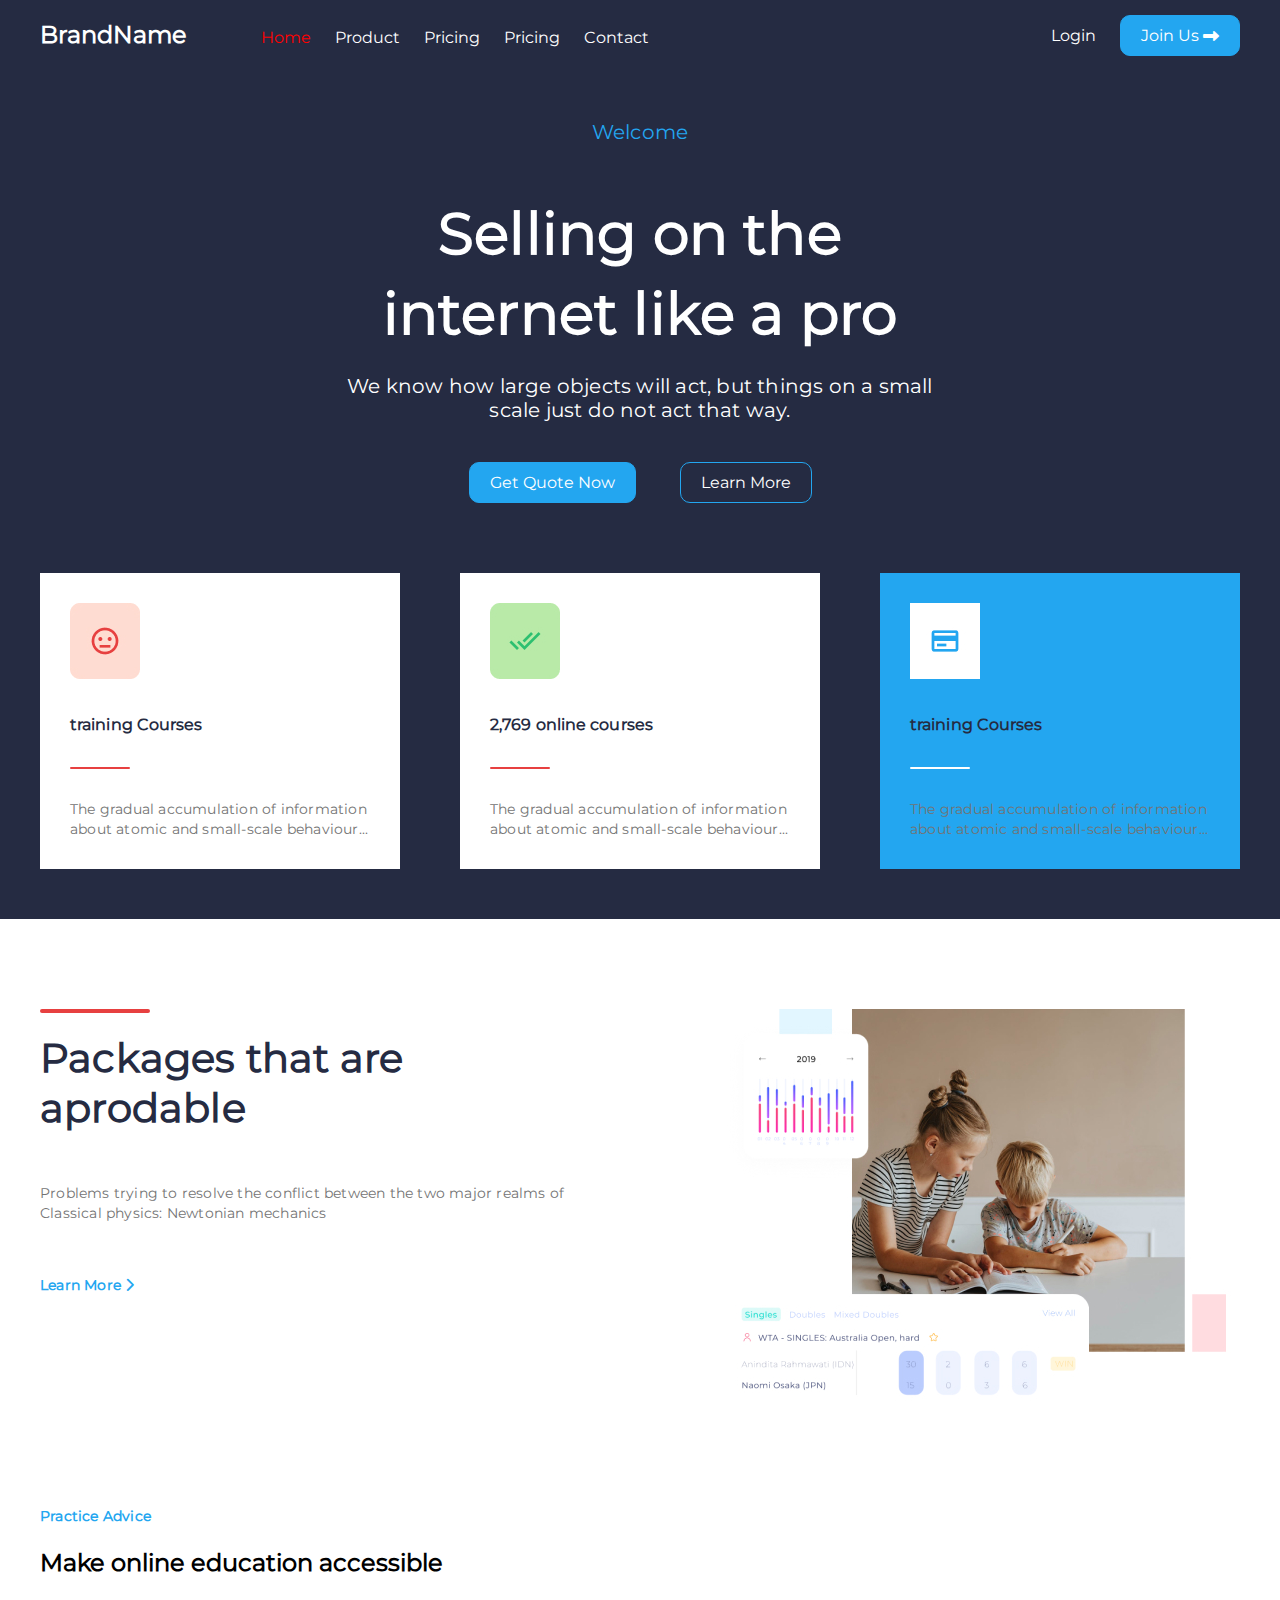
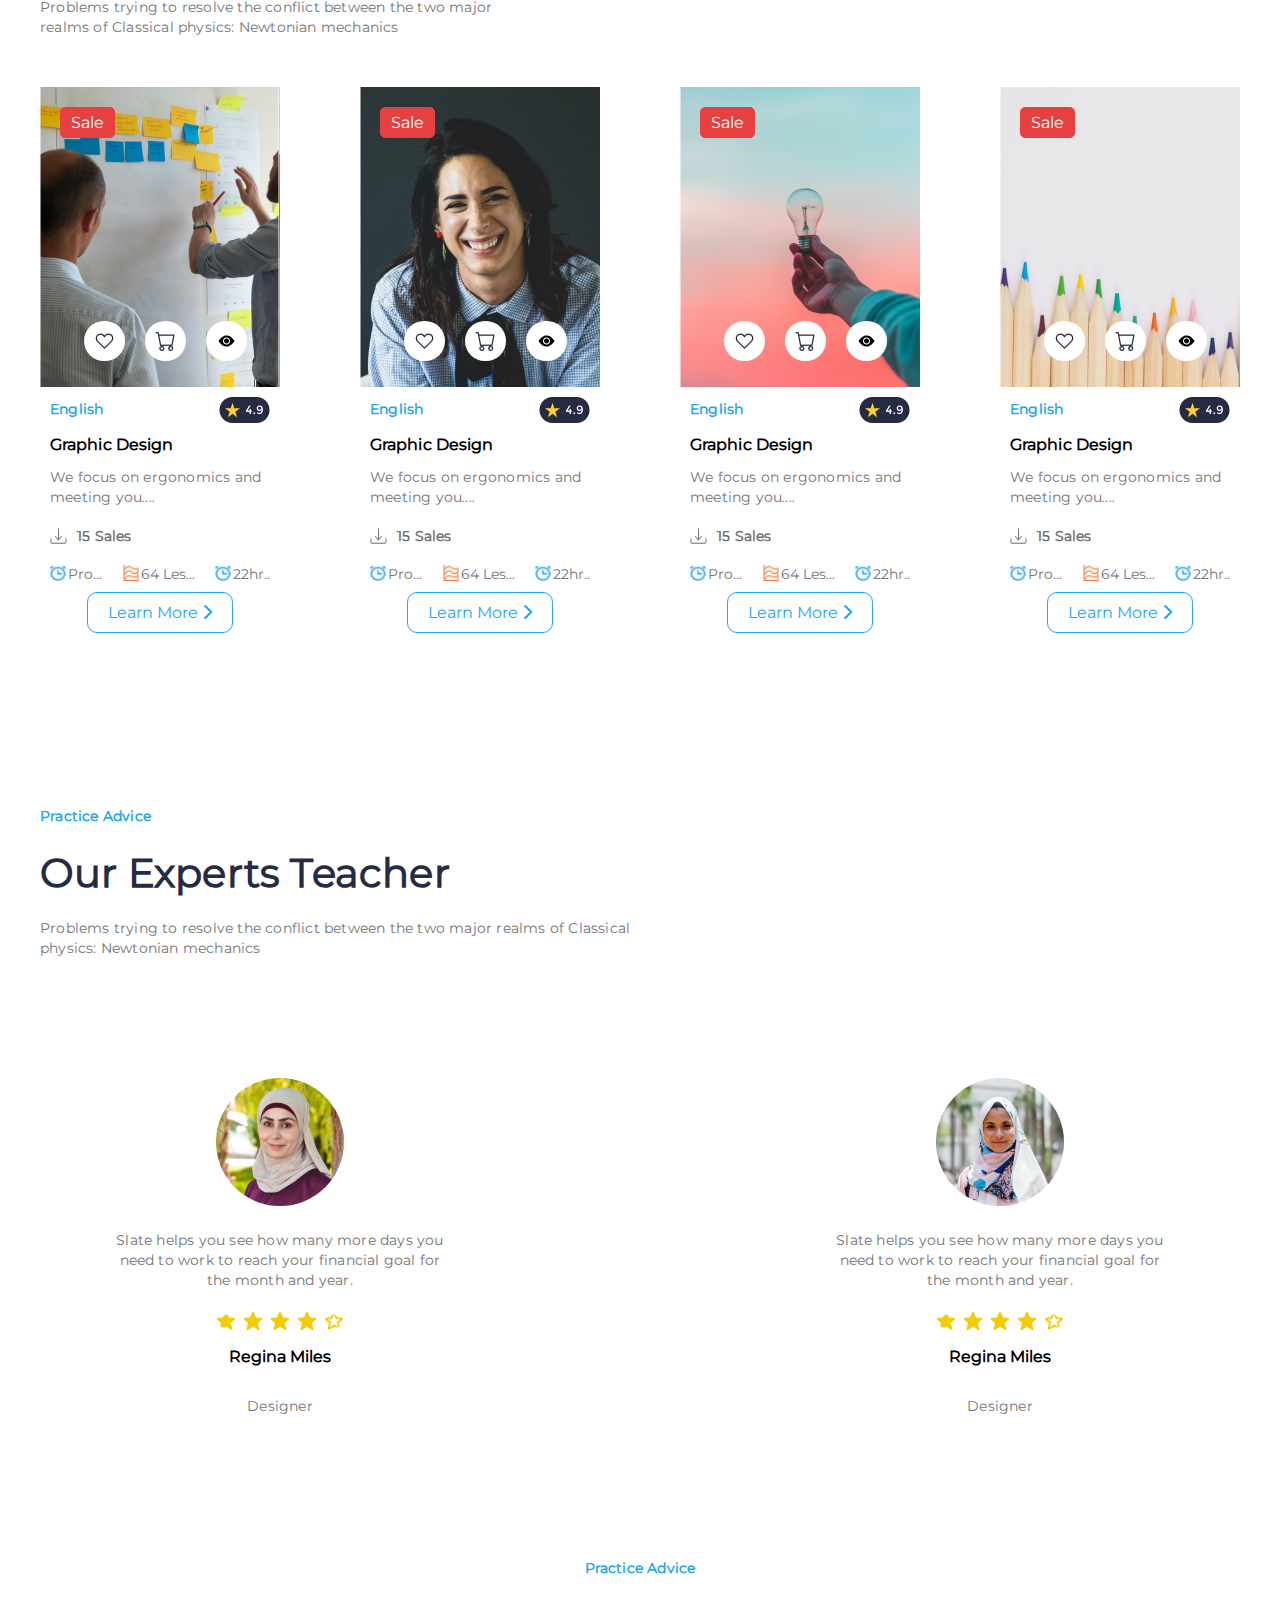
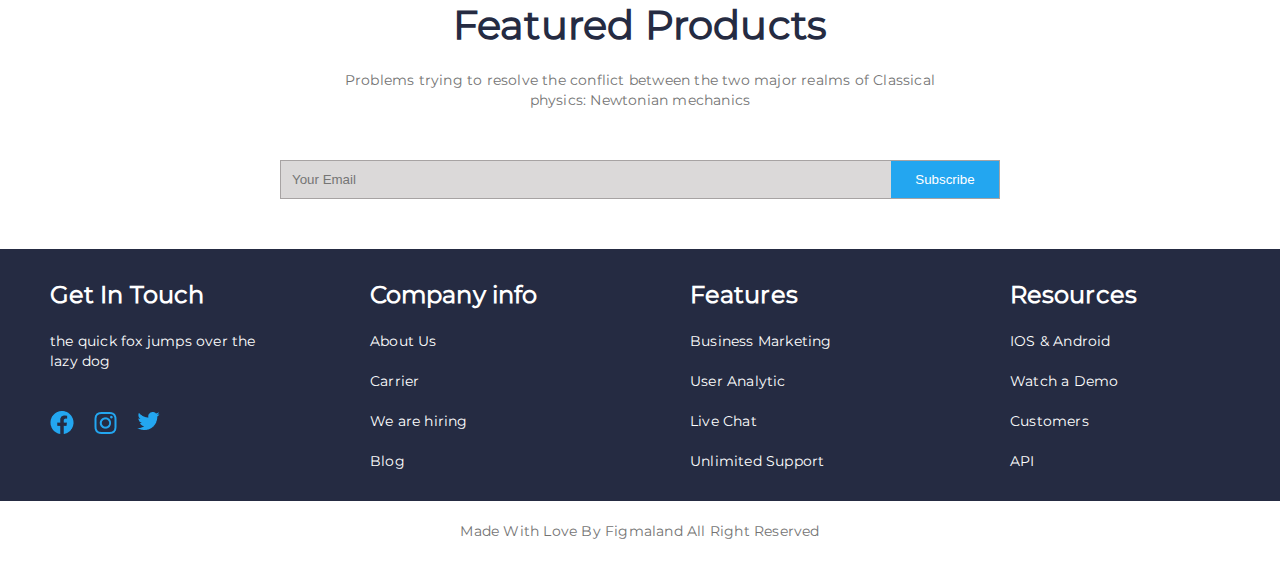
<file: figma3.1/index.html>
<!DOCTYPE html>
<html lang="en">
  <head>
    <meta charset="UTF-8" />
    <meta name="viewport" content="width=device-width, initial-scale=1.0" />
    <title>Document</title>
    <link
      rel="stylesheet"
      href="https://cdnjs.cloudflare.com/ajax/libs/font-awesome/6.5.1/css/all.min.css"
    />
    <link rel="stylesheet" href="./css/style.css" />
  </head>
  <body>
    <header>
      <div class="container">
        <nav>
          <div>
            <a href="index.html" class="logo">BrandName</a>
            <a href="#" class="navlink active">Home</a>
            <a href="#" class="navlink">Product</a>
            <a href="#" class="navlink">Pricing</a>
            <a href="#" class="navlink">Pricing</a>
            <a href="#" class="navlink">Contact</a>
          </div>
          <div>
            <a href="#" class="navlink">Login</a>
            <a href="#" class="navlink joinusbtn"
              >Join Us <i class="fa-solid fa-right-long icon"></i
            ></a>
          </div>
        </nav>
        <section class="firstsec">
          <div class="infofirstsec">
            <p>Welcome</p>
            <h2>Selling on the internet like a pro</h2>
            <p>
              We know how large objects will act, but things on a small scale
              just do not act that way.
            </p>
            <a href="#" class="btnfirstsec">Get Quote Now</a>
            <a href="#" class="btnfirstsec">Learn More</a>
          </div>
          <div class="cardsfirstsec">
            <div class="cardfirstsec">
              <img src="./images/icon1.jpg" alt="icon" />
              <h2>training Courses</h2>
              <p class="titlep">
                The gradual accumulation of information about atomic and
                small-scale behaviour...
              </p>
            </div>
            <div class="cardfirstsec">
              <img src="./images/icon2.jpg" alt="icon" />
              <h2>2,769 online courses</h2>
              <p class="titlep">
                The gradual accumulation of information about atomic and
                small-scale behaviour...
              </p>
            </div>
            <div class="cardfirstsec card3">
              <img src="./images/icon3.jpg" alt="icon" />
              <h2>training Courses</h2>
              <p class="titlep">
                The gradual accumulation of information about atomic and
                small-scale behaviour...
              </p>
            </div>
          </div>
        </section>
      </div>
    </header>
    <main>
      <div class="container">
        <section class="section2">
          <div class="infosec2">
            <h2 class="title">Packages that are aprodable</h2>
            <p class="titlep">
              Problems trying to resolve the conflict between the two major
              realms of Classical physics: Newtonian mechanics
            </p>
            <a href="#" class="atitle">
              Learn More <i class="fa-solid fa-chevron-right fa-beat"></i
            ></a>
          </div>
          <div class="imgsec2">
            <img src="./images/sec2.jpg" alt="images" />
          </div>
        </section>
        <section class="section3">
          <div class="infosec3">
            <span class="atitle"> Practice Advice</span>
            <h2 clas="title">Make online education accessible</h2>
            <p class="titlep">
              Problems trying to resolve the conflict between the two major
              realms of Classical physics: Newtonian mechanics
            </p>
          </div>
          <div class="cardssec3">
            <div class="cardsec3">
              <div class="imgcard pic1">
                <div class="imgcarda">
                  <a href="#"> Sale</a>
                </div>
                <div class="iconssec3">
                  <a href="#"><img src="./images/like.jpg" alt="icon" /></a>
                  <a href="#"><img src="./images/basket.jpg" alt="icon" /></a>
                  <a href="#"><img src="./images/eye.jpg" alt="icon" /></a>
                </div>
              </div>
              <div class="info a1">
                <h3>English</h3>
                <img src="./images/Frame4.jpg" alt="icon" />
              </div>
              <h2>Graphic Design</h2>
              <h4 class="titlep">We focus on ergonomics and meeting you....</h4>
              <div class="info">
                <img src="./images/Frame.jpg" alt="icon" />
                <p class="b1">15 Sales</p>
              </div>
              <div class="info a3">
                <div class="end c1">
                  <img
                    src="./images/coolicon.jpg"
                    alt="icon"
                    width="16px"
                    height="16px"
                  />
                  <p>Pro...</p>
                </div>
                <div class="end c2">
                  <img
                    src="./images/Vector.png"
                    alt="icon"
                    width="16px"
                    height="16px"
                  />
                  <p>64 Les...</p>
                </div>
                <div class="end c3">
                  <img
                    src="./images/coolicon.jpg"
                    alt="icon"
                    width="16px"
                    height="16px"
                  />
                  <p>22hr..</p>
                </div>
              </div>
              <div class="c4">
                <a href="#" class="joinusbtn asec3"
                  >Learn More <i class="fa-solid fa-chevron-right"></i
                ></a>
              </div>
            </div>
            <div class="cardsec3">
              <div class="imgcard pic2">
                <div class="imgcarda">
                  <a href="#"> Sale</a>
                </div>
                <div class="iconssec3">
                  <a href="#"><img src="./images/like.jpg" alt="icon" /></a>
                  <a href="#"><img src="./images/basket.jpg" alt="icon" /></a>
                  <a href="#"><img src="./images/eye.jpg" alt="icon" /></a>
                </div>
              </div>
              <div class="info a1">
                <h3>English</h3>
                <img src="./images/Frame4.jpg" alt="icon" />
              </div>
              <h2>Graphic Design</h2>
              <h4 class="titlep">We focus on ergonomics and meeting you....</h4>
              <div class="info">
                <img src="./images/Frame.jpg" alt="icon" />
                <p class="b1">15 Sales</p>
              </div>
              <div class="info a3">
                <div class="end c1">
                  <img
                    src="./images/coolicon.jpg"
                    alt="icon"
                    width="16px"
                    height="16px"
                  />
                  <p>Pro...</p>
                </div>
                <div class="end c2">
                  <img
                    src="./images/Vector.png"
                    alt="icon"
                    width="16px"
                    height="16px"
                  />
                  <p>64 Les...</p>
                </div>
                <div class="end c3">
                  <img
                    src="./images/coolicon.jpg"
                    alt="icon"
                    width="16px"
                    height="16px"
                  />
                  <p>22hr..</p>
                </div>
              </div>
              <div class="c4">
                <a href="#" class="joinusbtn asec3"
                  >Learn More <i class="fa-solid fa-chevron-right"></i
                ></a>
              </div>
            </div>
            <div class="cardsec3">
              <div class="imgcard pic3">
                <div class="imgcarda">
                  <a href="#"> Sale</a>
                </div>
                <div class="iconssec3">
                  <a href="#"><img src="./images/like.jpg" alt="icon" /></a>
                  <a href="#"><img src="./images/basket.jpg" alt="icon" /></a>
                  <a href="#"><img src="./images/eye.jpg" alt="icon" /></a>
                </div>
              </div>
              <div class="info a1">
                <h3>English</h3>
                <img src="./images/Frame4.jpg" alt="icon" />
              </div>
              <h2>Graphic Design</h2>
              <h4 class="titlep">We focus on ergonomics and meeting you....</h4>
              <div class="info">
                <img src="./images/Frame.jpg" alt="icon" />
                <p class="b1">15 Sales</p>
              </div>
              <div class="info a3">
                <div class="end c1">
                  <img
                    src="./images/coolicon.jpg"
                    alt="icon"
                    width="16px"
                    height="16px"
                  />
                  <p>Pro...</p>
                </div>
                <div class="end c2">
                  <img
                    src="./images/Vector.png"
                    alt="icon"
                    width="16px"
                    height="16px"
                  />
                  <p>64 Les...</p>
                </div>
                <div class="end c3">
                  <img
                    src="./images/coolicon.jpg"
                    alt="icon"
                    width="16px"
                    height="16px"
                  />
                  <p>22hr..</p>
                </div>
              </div>
              <div class="c4">
                <a href="#" class="joinusbtn asec3"
                  >Learn More <i class="fa-solid fa-chevron-right"></i
                ></a>
              </div>
            </div>
            <div class="cardsec3">
              <div class="imgcard pic4">
                <div class="imgcarda">
                  <a href="#"> Sale</a>
                </div>
                <div class="iconssec3">
                  <a href="#"><img src="./images/like.jpg" alt="icon" /></a>
                  <a href="#"><img src="./images/basket.jpg" alt="icon" /></a>
                  <a href="#"><img src="./images/eye.jpg" alt="icon" /></a>
                </div>
              </div>
              <div class="info a1">
                <h3>English</h3>
                <img src="./images/Frame4.jpg" alt="icon" />
              </div>
              <h2>Graphic Design</h2>
              <h4 class="titlep">We focus on ergonomics and meeting you....</h4>
              <div class="info">
                <img src="./images/Frame.jpg" alt="icon" />
                <p class="b1">15 Sales</p>
              </div>
              <div class="info a3">
                <div class="end c1">
                  <img
                    src="./images/coolicon.jpg"
                    alt="icon"
                    width="16px"
                    height="16px"
                  />
                  <p>Pro...</p>
                </div>
                <div class="end c2">
                  <img
                    src="./images/Vector.png"
                    alt="icon"
                    width="16px"
                    height="16px"
                  />
                  <p>64 Les...</p>
                </div>
                <div class="end c3">
                  <img
                    src="./images/coolicon.jpg"
                    alt="icon"
                    width="16px"
                    height="16px"
                  />
                  <p>22hr..</p>
                </div>
              </div>
              <div class="c4">
                <a href="#" class="joinusbtn asec3"
                  >Learn More <i class="fa-solid fa-chevron-right"></i
                ></a>
              </div>
            </div>
          </div>
        </section>
        <section class="section4">
          <div class="headsec4">
            <span class="atitle"> Practice Advice</span>
            <h2 class="title">Our Experts Teacher</h2>
            <p class="titlep">
              Problems trying to resolve the conflict between the two major
              realms of Classical physics: Newtonian mechanics
            </p>
          </div>
          <div class="mainsec4">
            <div class="profil">
              <img src="./images/p1.png" alt="profil picture" />
              <p class="titlep">
                Slate helps you see how many more days you need to work to reach
                your financial goal for the month and year.
              </p>
              <img src="./images/stars.png" alt="stars icon" />
              <h4>Regina Miles</h4>
              <p class="titlep">Designer</p>
            </div>
            <div class="profil">
              <img src="./images/p2.png" alt="profil picture" />
              <p class="titlep">
                Slate helps you see how many more days you need to work to reach
                your financial goal for the month and year.
              </p>
              <img src="./images/stars.png" alt="stars icon" />
              <h4>Regina Miles</h4>
              <p class="titlep">Designer</p>
            </div>
          </div>
        </section>
        <section class="section5">
          <div class="infosec5">
            <span class="atitle"> Practice Advice</span>
            <h2 class="title">Featured Products</h2>
            <p class="titlep">
              Problems trying to resolve the conflict between the two major
              realms of Classical physics: Newtonian mechanics
            </p>
          </div>
          <div class="form">
            <form>
              <input type="email" placeholder="Your Email" />
              <button class="joinusbtn">Subscribe</button>
            </form>
          </div>
        </section>
      </div>
    </main>
    <footer>
        <section class="section6">
            <div class="container">
                <div class="footer1">
                    <div class="footerinfo">
                        <h3>Get In Touch</h3>
                        <p>the quick fox jumps over the 
                            lazy dog</p>
                            <div class="iconfooter">
                                <a href="#"><img src="./images/facebook.png" alt="icon facebook"></a>
                                <a href=""><img src="./images/instagram.png" alt="icon instagram"></a>
                                <a href="#"><img src="./images/twitter.png" alt="icon twitter"></a>
                            </div>
                    </div>
                    <div class="footerinfo">
                        <h3>Company info</h3>
                        <a href="#">About Us</a>
                        <a href="#">Carrier</a>
                        <a href="#">We are hiring</a>
                        <a href="#">Blog</a>
                    </div>
                    <div class="footerinfo">
                        <h3>Features</h3>
                        <a href="#">Business Marketing</a>
                        <a href="#">User Analytic</a>
                        <a href="#">Live Chat</a>
                        <a href="#">Unlimited Support</a>
                    </div>
                    <div class="footerinfo">
                        <h3>Resources</h3>
                        <a href="#">IOS & Android</a>
                        <a href="#">Watch a Demo</a>
                        <a href="#">Customers</a>
                        <a href="#">API</a>
                    </div>
                </div>
            </div>
            <div class="footer2">
                <p class="titlep">Made With Love By Figmaland All Right Reserved </p>
            </div>
        </section>
    </footer>
  </body>
</html>
</file>
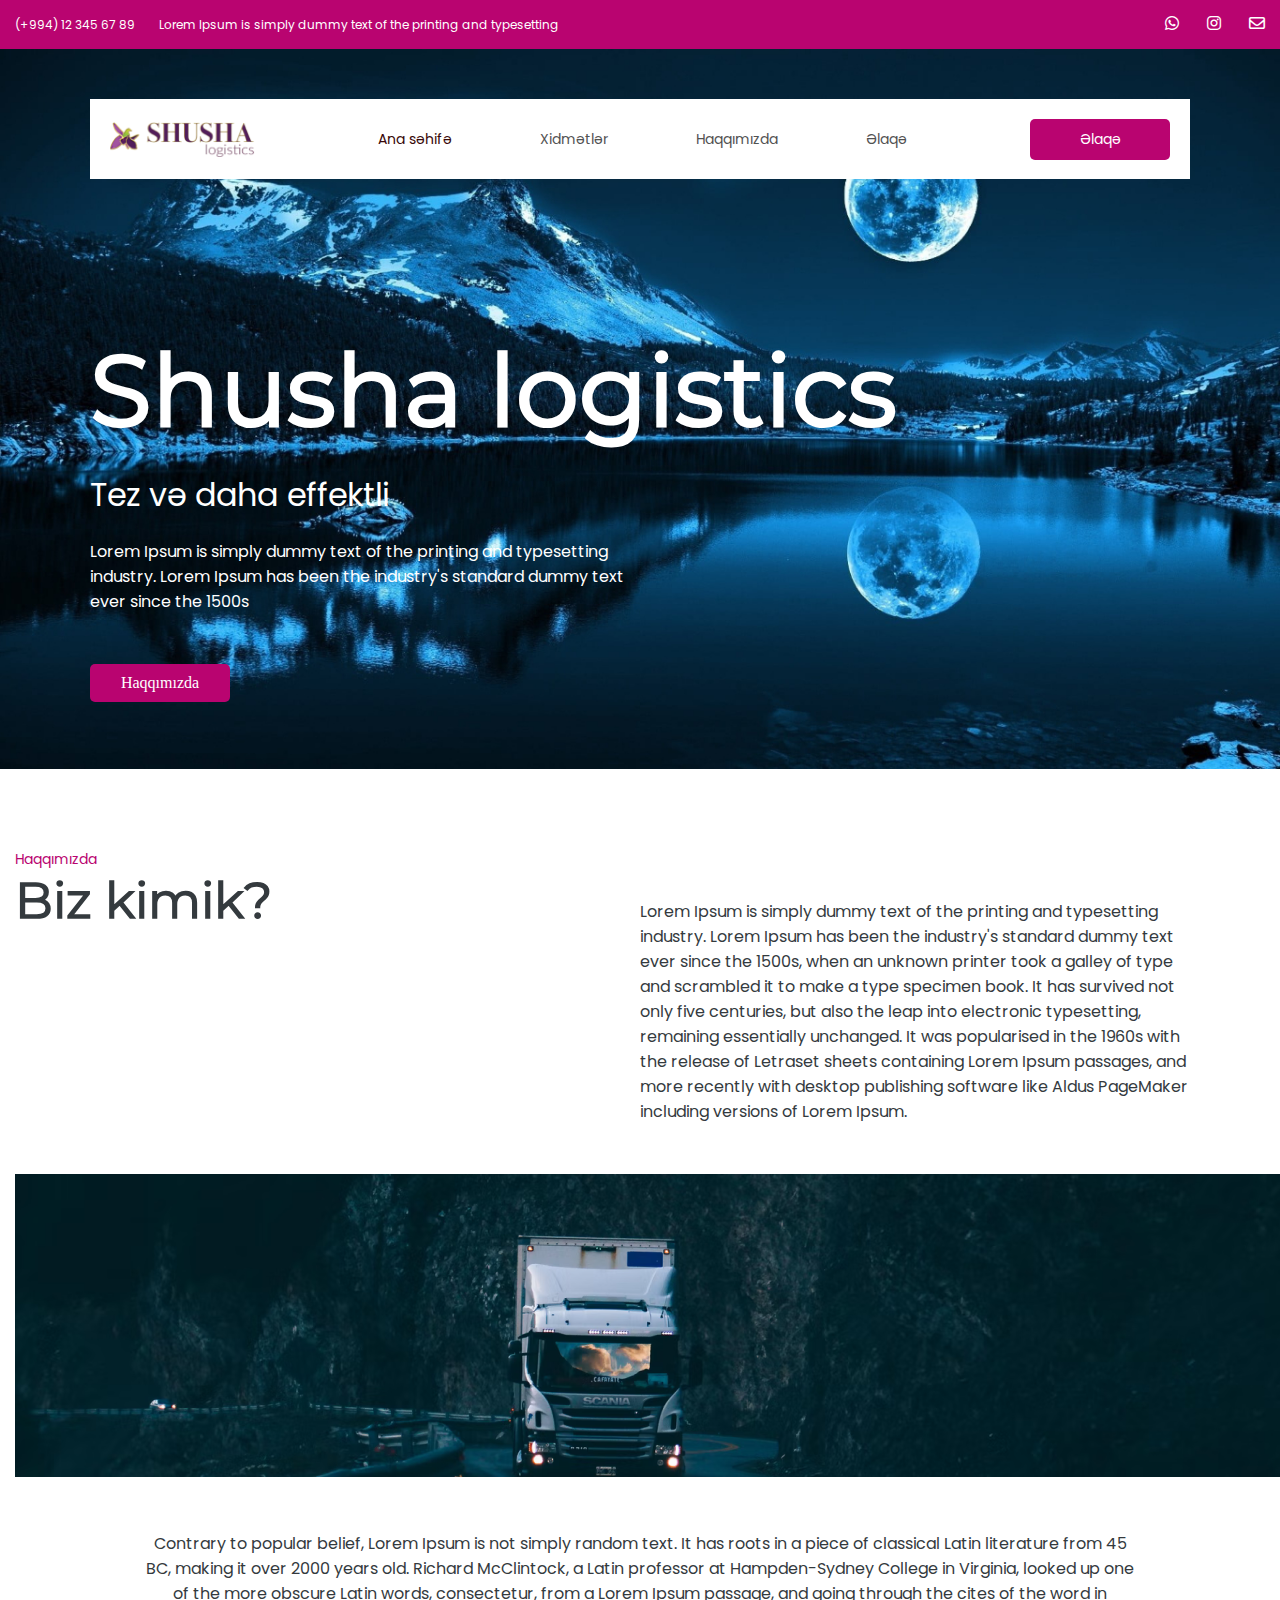
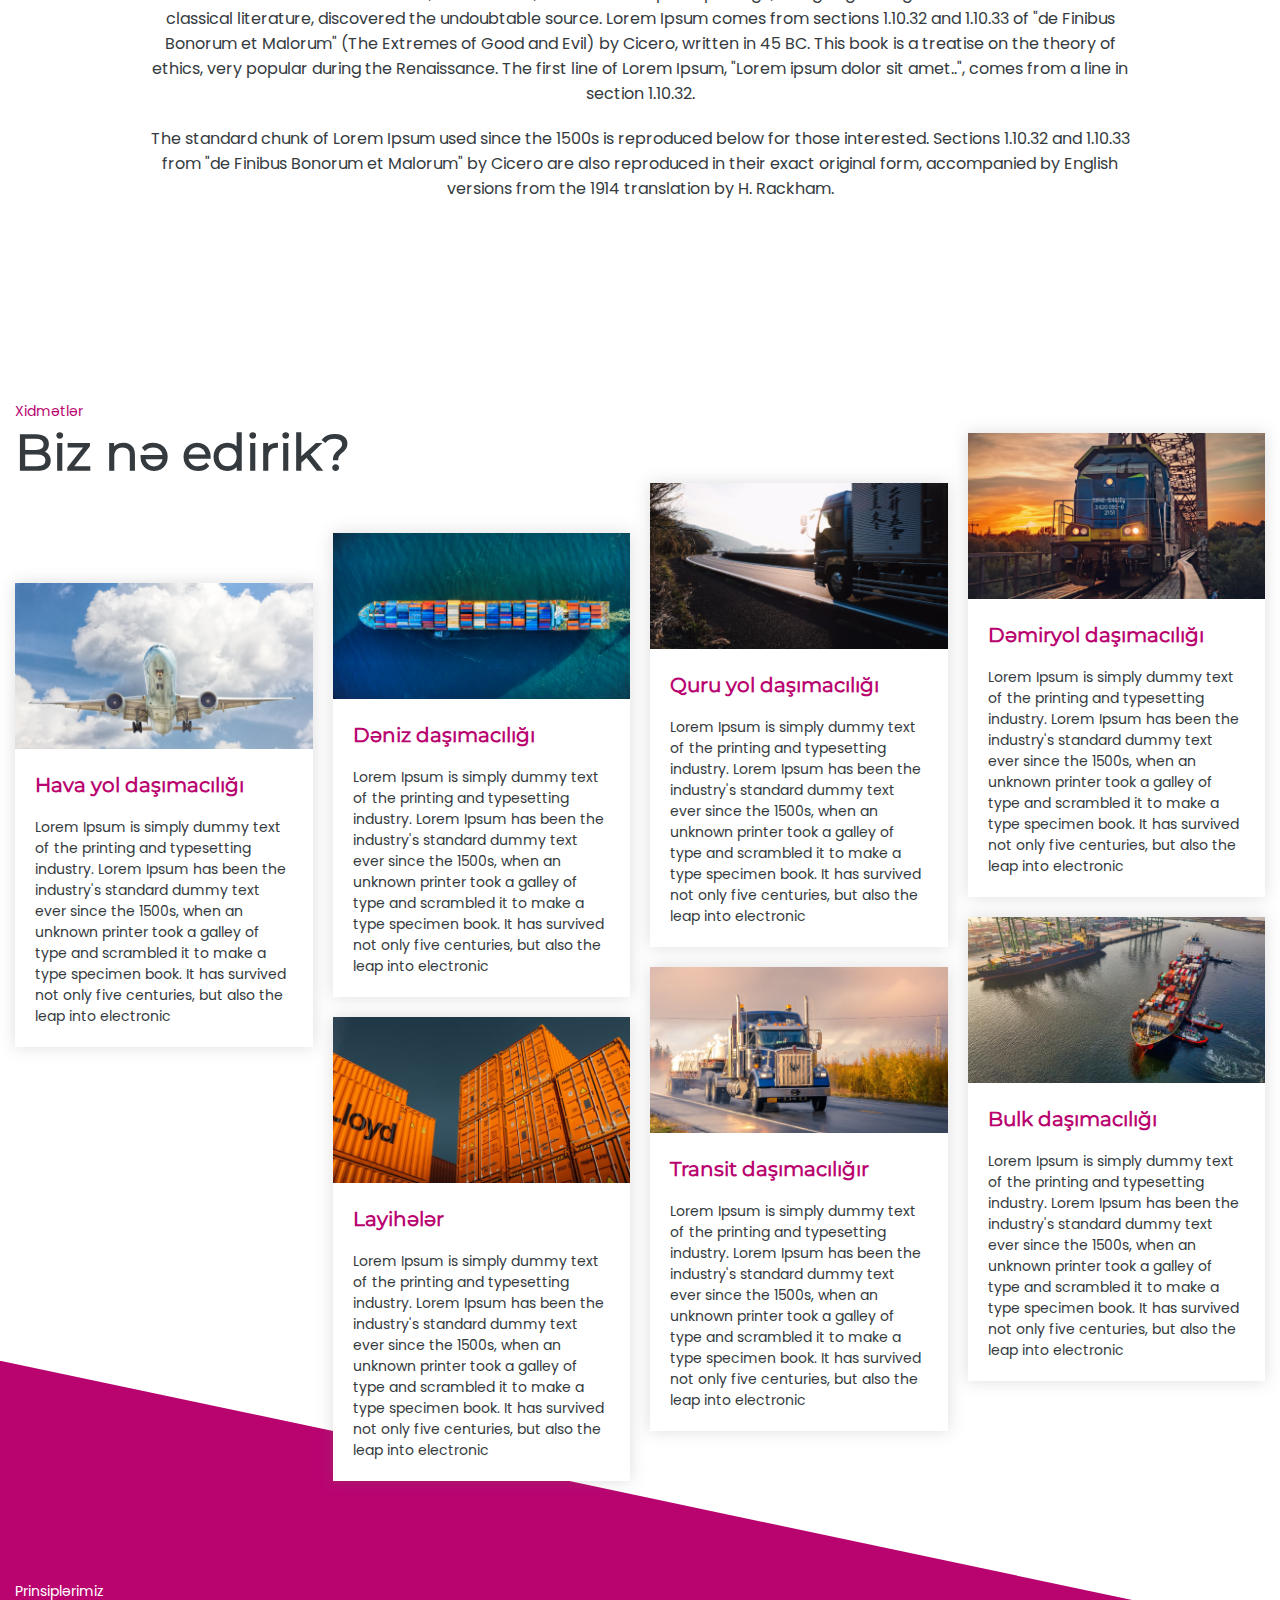
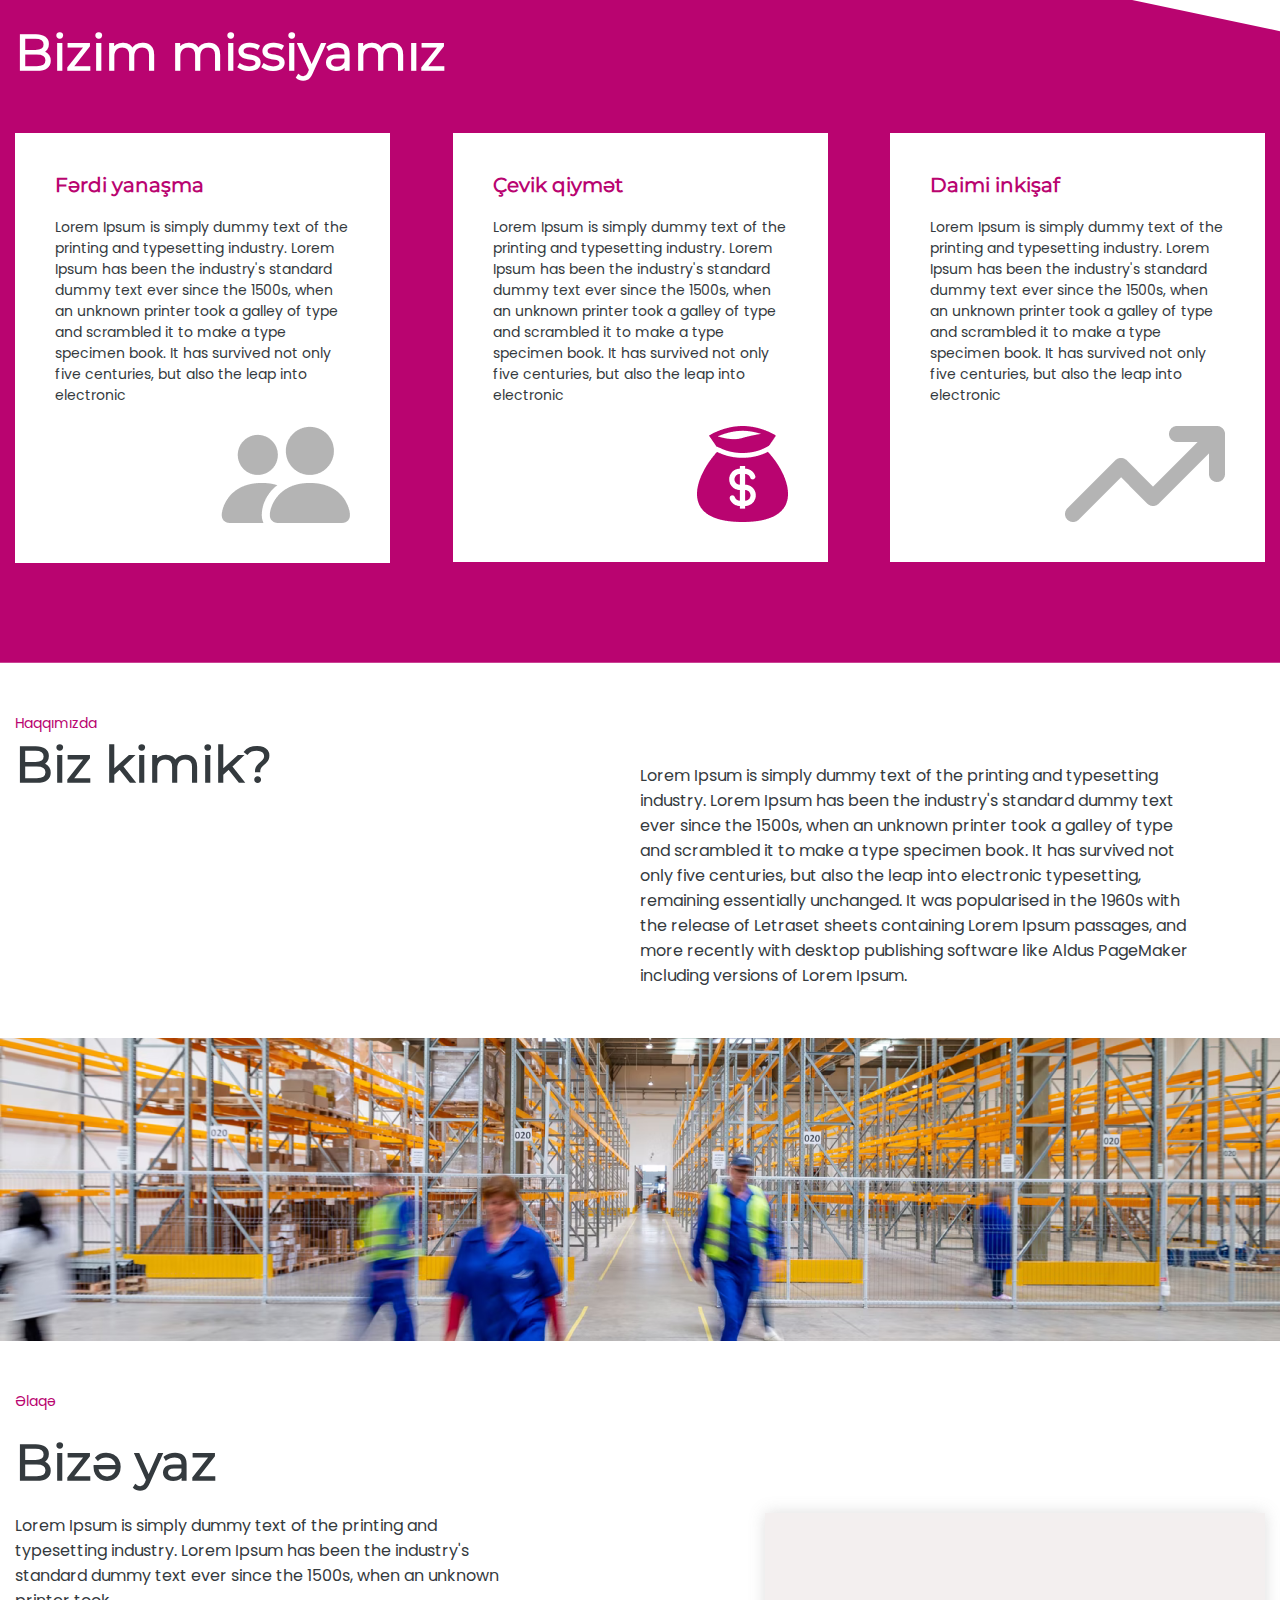
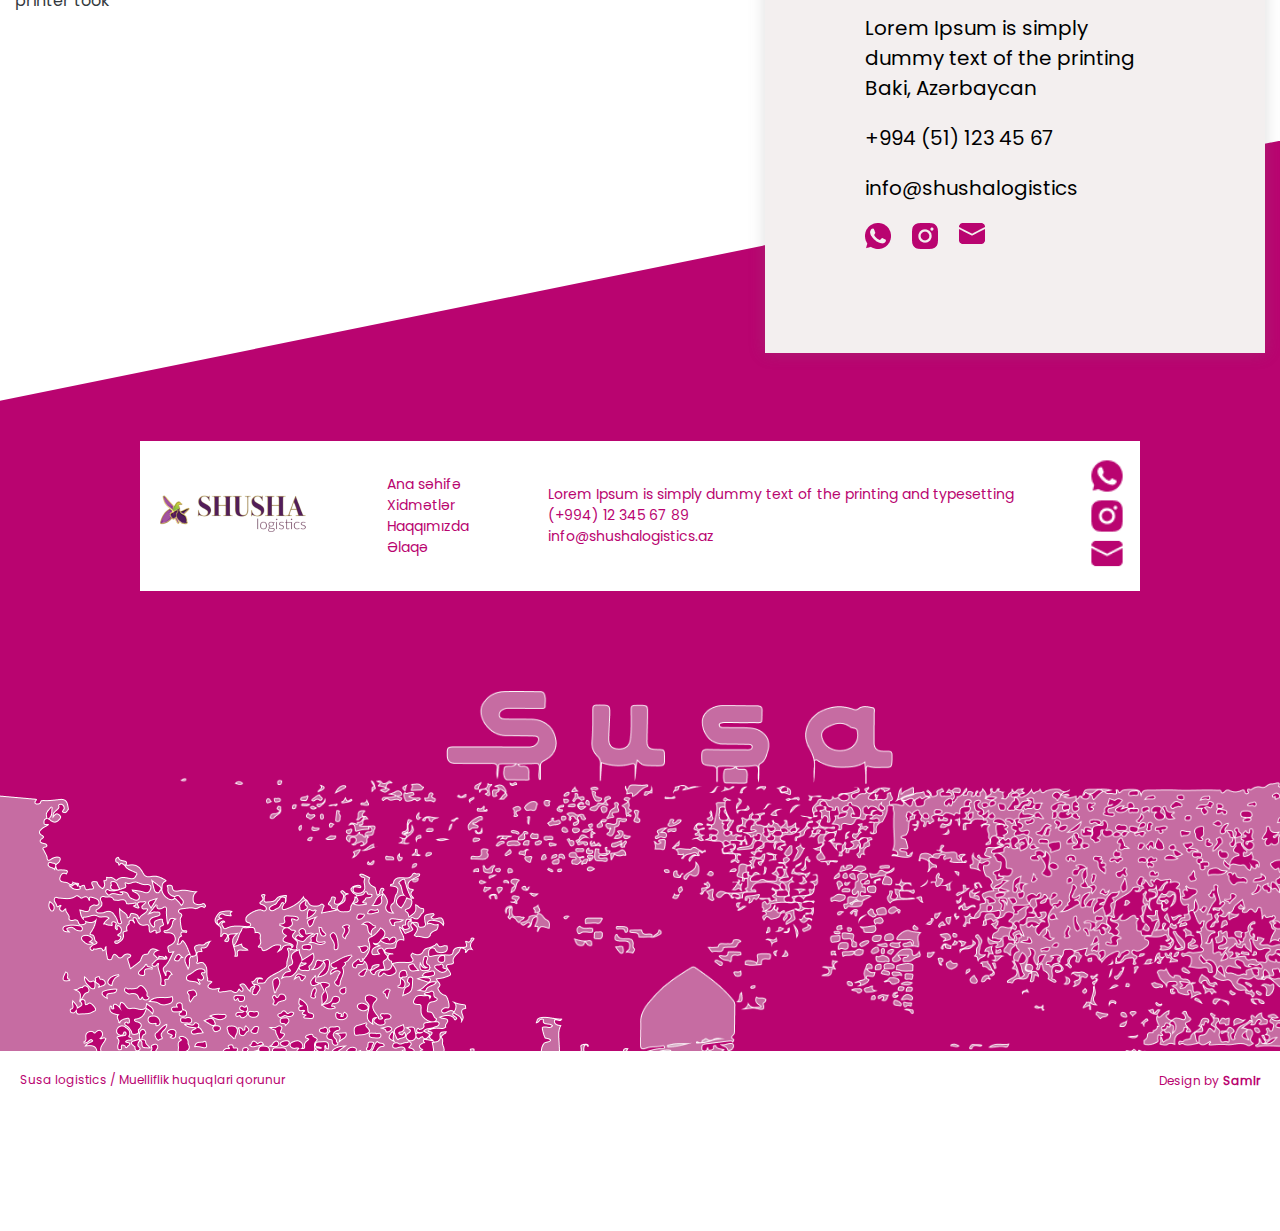
<file: figma4/index.html>
<!DOCTYPE html>
<html lang="en">
  <head>
    <meta charset="UTF-8" />
    <meta name="viewport" content="width=device-width, initial-scale=1.0" />
    <title>Document</title>
    <link
      rel="stylesheet"
      href="https://cdnjs.cloudflare.com/ajax/libs/font-awesome/6.5.1/css/all.min.css"
    />
    <link rel="stylesheet" href="./assets/css/style.css" />
  </head>
  <body>
    <header>
      <section class="top">
        <div class="containertop">
          <div>
            <p>(+994) 12 345 67 89</p>
            <p>
              Lorem Ipsum is simply dummy text of the printing and typesetting
            </p>
          </div>
          <div class="icons">
            <a href="#"><i class="fa-brands fa-whatsapp"></i></a>
            <a href="#"><i class="fa-brands fa-instagram"></i></a>
            <a href="#"><i class="fa-regular fa-envelope"></i></a>
          </div>
        </div>
      </section>
      <section class="section1">
        <div class="container">
          <div class="nav">
            <img
              src="./assets/images/logo.png"
              alt="logo"
              width="145px"
              height="35px"
            />
            <div class="navlink">
              <a href="#">Ana səhifə</a>
              <a href="#">Xidmətlər</a>
              <a href="#">Haqqımızda</a>
              <a href="#">Əlaqə</a>
            </div>
            <div class="contact">
              <a href="#" class="btn">Əlaqə</a>
            </div>
          </div>
          <div class="infohead">
            <h1>Shusha logistics</h1>
            <h2>Tez və daha effektli</h2>
            <p class="text">
              Lorem Ipsum is simply dummy text of the printing and typesetting
              industry. Lorem Ipsum has been the industry's standard dummy text
              ever since the 1500s
            </p>
            <a href="#" class="btn">Haqqımızda</a>
          </div>
        </div>
      </section>
    </header>
    <main>
      <div class="containermain">
        <section class="section2">
            <div class="infosec2">
                <div class="a1">
                    <h2 class="titletop">Haqqımızda</h2>
                    <h2 class="title">Biz kimik?</h2>
                  </div>
                  <div class="a2">
                    <p class="text1" >Lorem Ipsum is simply dummy text of the printing and typesetting industry. Lorem Ipsum has been the industry's standard dummy text ever since the 1500s, when an unknown printer took a galley of type and scrambled it to make a type specimen book. It has survived not only five centuries, but also the leap into electronic typesetting, remaining essentially unchanged. It was popularised in the 1960s with the release of Letraset sheets containing Lorem Ipsum passages, and more recently with desktop publishing software like Aldus PageMaker including versions of Lorem Ipsum.</p>
                  </div>
            </div>
            <div class="imgsec2">
                <img src="./assets/images/image2.png" alt="">
            </div>
            <div class="textsec2">
                <p class="text1">Contrary to popular belief, Lorem Ipsum is not simply random text. It has roots in a piece of classical Latin literature from 45 BC, making it over 2000 years old. Richard McClintock, a Latin professor at Hampden-Sydney College in Virginia, looked up one of the more obscure Latin words, consectetur, from a Lorem Ipsum passage, and going through the cites of the word in classical literature, discovered the undoubtable source. Lorem Ipsum comes from sections 1.10.32 and 1.10.33 of "de Finibus Bonorum et Malorum" (The Extremes of Good and Evil) by Cicero, written in 45 BC. This book is a treatise on the theory of ethics, very popular during the Renaissance. The first line of Lorem Ipsum, "Lorem ipsum dolor sit amet..", comes from a line in section 1.10.32.</p>
                <div class="text1">The standard chunk of Lorem Ipsum used since the 1500s is reproduced below for those interested. Sections 1.10.32 and 1.10.33 from "de Finibus Bonorum et Malorum" by Cicero are also reproduced in their exact original form, accompanied by English versions from the 1914 translation by H. Rackham.</div>
            </div>
        </section>
       <section class="section3">
        <div class="headsec3">
            <h2 class="titletop">Xidmətlər</h2>
            <h2 class="title">Biz nə edirik?</h2>
        </div>
        <div class="cards">
            <div class="card c1">
                <img src="./assets/images/hava.png" alt="img">
                <h2>Hava yol daşımacılığı</h2>
                <p>Lorem Ipsum is simply dummy text of the printing and typesetting industry. Lorem Ipsum has been the industry's standard dummy text ever since the 1500s, when an unknown printer took a galley of type and scrambled it to make a type specimen book. It has survived not only five centuries, but also the leap into electronic</p>
            </div>
            <div class="card c2">
                <img src="./assets/images/deniz.png" alt="img">
                <h2>Dəniz daşımacılığı</h2>
                <p>Lorem Ipsum is simply dummy text of the printing and typesetting industry. Lorem Ipsum has been the industry's standard dummy text ever since the 1500s, when an unknown printer took a galley of type and scrambled it to make a type specimen book. It has survived not only five centuries, but also the leap into electronic</p>
            </div>
            <div class="card c3">
                <img src="./assets/images/quru.png" alt="img">
                <h2>Quru yol daşımacılığı</h2>
                <p>Lorem Ipsum is simply dummy text of the printing and typesetting industry. Lorem Ipsum has been the industry's standard dummy text ever since the 1500s, when an unknown printer took a galley of type and scrambled it to make a type specimen book. It has survived not only five centuries, but also the leap into electronic</p>
            </div>
            <div class="card c4">
                <img src="./assets/images/demir.png" alt="img">
                <h2>Dəmiryol daşımacılığı</h2>
                <p>Lorem Ipsum is simply dummy text of the printing and typesetting industry. Lorem Ipsum has been the industry's standard dummy text ever since the 1500s, when an unknown printer took a galley of type and scrambled it to make a type specimen book. It has survived not only five centuries, but also the leap into electronic</p>
            </div>
            <div class="card c5">
                <img src="./assets/images/lahiye.png" alt="img">
                <h2>Layihələr</h2>
                <p>Lorem Ipsum is simply dummy text of the printing and typesetting industry. Lorem Ipsum has been the industry's standard dummy text ever since the 1500s, when an unknown printer took a galley of type and scrambled it to make a type specimen book. It has survived not only five centuries, but also the leap into electronic</p>
            </div>
            <div class="card c6">
                <img src="./assets/images/trabzit.png" alt="img">
                <h2>Transit daşımacılığır</h2>
                <p>Lorem Ipsum is simply dummy text of the printing and typesetting industry. Lorem Ipsum has been the industry's standard dummy text ever since the 1500s, when an unknown printer took a galley of type and scrambled it to make a type specimen book. It has survived not only five centuries, but also the leap into electronic</p>
            </div>
            <div class="card c7">
                <img src="./assets/images/bulk.png" alt="img">
                <h2>Bulk daşımacılığı</h2>
                <p>Lorem Ipsum is simply dummy text of the printing and typesetting industry. Lorem Ipsum has been the industry's standard dummy text ever since the 1500s, when an unknown printer took a galley of type and scrambled it to make a type specimen book. It has survived not only five centuries, but also the leap into electronic</p>
            </div>
       </section>
      </div>
      <section class="section4">
        <div class="containermain">
            <div class="emty"></div>
          <div class="infosec4">
            <h2 class="titletop">Prinsiplərimiz</h2>
            <h2 class="title">Bizim missiyamız</h2>
          </div>
          <div class="cardssec4">
            <div class="cardsec4">
                <h2>Fərdi yanaşma</h2>
                <p class="text1">Lorem Ipsum is simply dummy text of the printing and typesetting industry. Lorem Ipsum has been the industry's standard dummy text ever since the 1500s, when an unknown printer took a galley of type and scrambled it to make a type specimen book. It has survived not only five centuries, but also the leap into electronic</p>
                <div class="imgsec4">
                    <img src="./assets/images/icon1.png" alt="icon">
                </div>
            </div>
            <div class="cardsec4">
                <h2>Çevik qiymət</h2>
                <p class="text1">Lorem Ipsum is simply dummy text of the printing and typesetting industry. Lorem Ipsum has been the industry's standard dummy text ever since the 1500s, when an unknown printer took a galley of type and scrambled it to make a type specimen book. It has survived not only five centuries, but also the leap into electronic</p>
                <div class="imgsec4">
                    <img src="./assets/images/icon2.png" alt="icon">
                </div>
            </div>
            <div class="cardsec4">
                <h2>Daimi inkişaf</h2>
                <p class="text1">Lorem Ipsum is simply dummy text of the printing and typesetting industry. Lorem Ipsum has been the industry's standard dummy text ever since the 1500s, when an unknown printer took a galley of type and scrambled it to make a type specimen book. It has survived not only five centuries, but also the leap into electronic</p>
                <div class="imgsec4">
                    <img src="./assets/images/icon3.png" alt="icon">
                </div>
            </div>
          </div>
        </div>
       </section>
       <section class="section5">
       <div class="containermain">
        <div class="infosec2">
            <div class="a1">
                <h2 class="titletop">Haqqımızda</h2>
                <h2 class="title">Biz kimik?</h2>
              </div>
              <div class="a2">
                <p class="text1" >Lorem Ipsum is simply dummy text of the printing and typesetting industry. Lorem Ipsum has been the industry's standard dummy text ever since the 1500s, when an unknown printer took a galley of type and scrambled it to make a type specimen book. It has survived not only five centuries, but also the leap into electronic typesetting, remaining essentially unchanged. It was popularised in the 1960s with the release of Letraset sheets containing Lorem Ipsum passages, and more recently with desktop publishing software like Aldus PageMaker including versions of Lorem Ipsum.</p>
              </div>
        </div>
        <div class="imgsec2 imgsec5 ">
            <img src="./assets/images/image3.png" alt="image logistic">
        </div>
       </div>
       </section>
       <section class="mainend">
        <div class="containermain">
            <h2 class="titletop">Əlaqə</h2>
            <h2 class="title f2">Bizə yaz</h2>
            <p class="text1 f1">Lorem Ipsum is simply dummy text of the printing and typesetting industry. Lorem Ipsum has been the industry's standard dummy text ever since the 1500s, when an unknown printer took</p>
            <div class="cardsfooter">
              <div class="cardfooter">
                  <p>Lorem Ipsum is simply dummy text of the printing
                      Baki, Azərbaycan </p>
                   <p>+994 (51) 123 45 67</p> 
                   <p>info@shushalogistics</p> 
                      <div class="iconsf">
                          <a href="#"><img src="./assets/images/wh.png" alt="icon"></a>
                      <a href="#"><img src="./assets/images/in.png" alt="icon"></a>
                      <a href="#"><img src="./assets/images/co.png" alt="icon"></a>  
                      </div>
              </div>
             </div> 
        </div>
       </section>
       
    </main>
    <footer>
      <div class="end">
        <div class="imgend">
          <img src="./assets/images/logo.png" alt="logo image">
        </div>
        <div class="navfoot">
          <a href="#">Ana səhifə</a>
          <a href="#">Xidmətlər</a>
          <a href="#">Haqqımızda</a>
          <a href="#">Əlaqə</a>
        </div>
        <div class="infoend">
          <p>Lorem Ipsum is simply dummy text of the printing and typesetting</p>
          <p>(+994) 12 345 67 89</p>
          <p>info@shushalogistics.az</p>
        </div>
        <div class="iconsend">
          <a href="#"><img src="./assets/images/wh.png" alt="icon"></a>
      <a href="#"><img src="./assets/images/in.png" alt="icon"></a>
      <a href="#"><img src="./assets/images/co.png" alt="icon"></a>  
      </div>
      </div>
      <div class="susa">
        <img src="./assets/images/Group.png" alt="susa">
      </div>
      <div class="susa1">
        <img src="./assets/images/susa.png" alt="susa">
      </div>
  </footer>
  <div class="footer">
    <div>
      <p> Susa logistics / Muelliflik huquqlari qorunur</p>
    </div>
    <div>
      <span>Design by</span> <span class=" samir">Samir</span>
    </div>
  </div>
   
  </body>
</html>
</file>
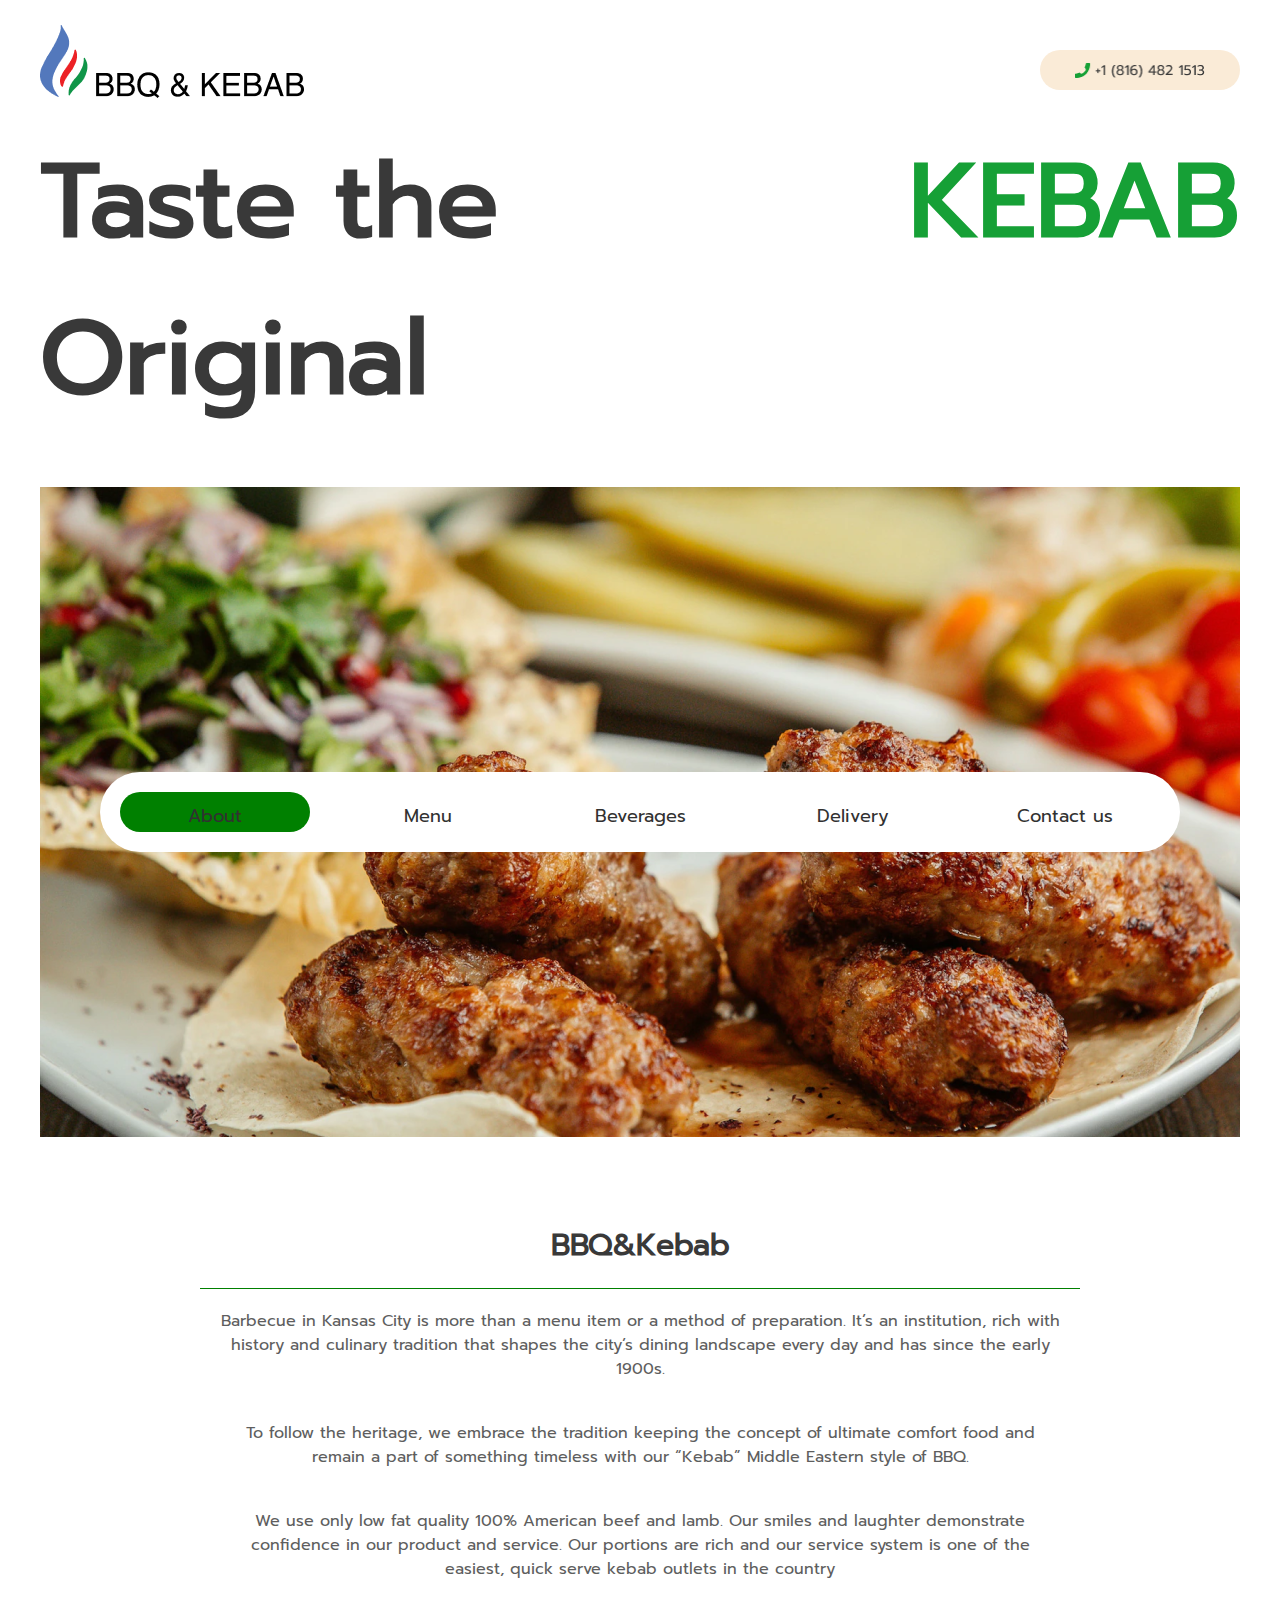
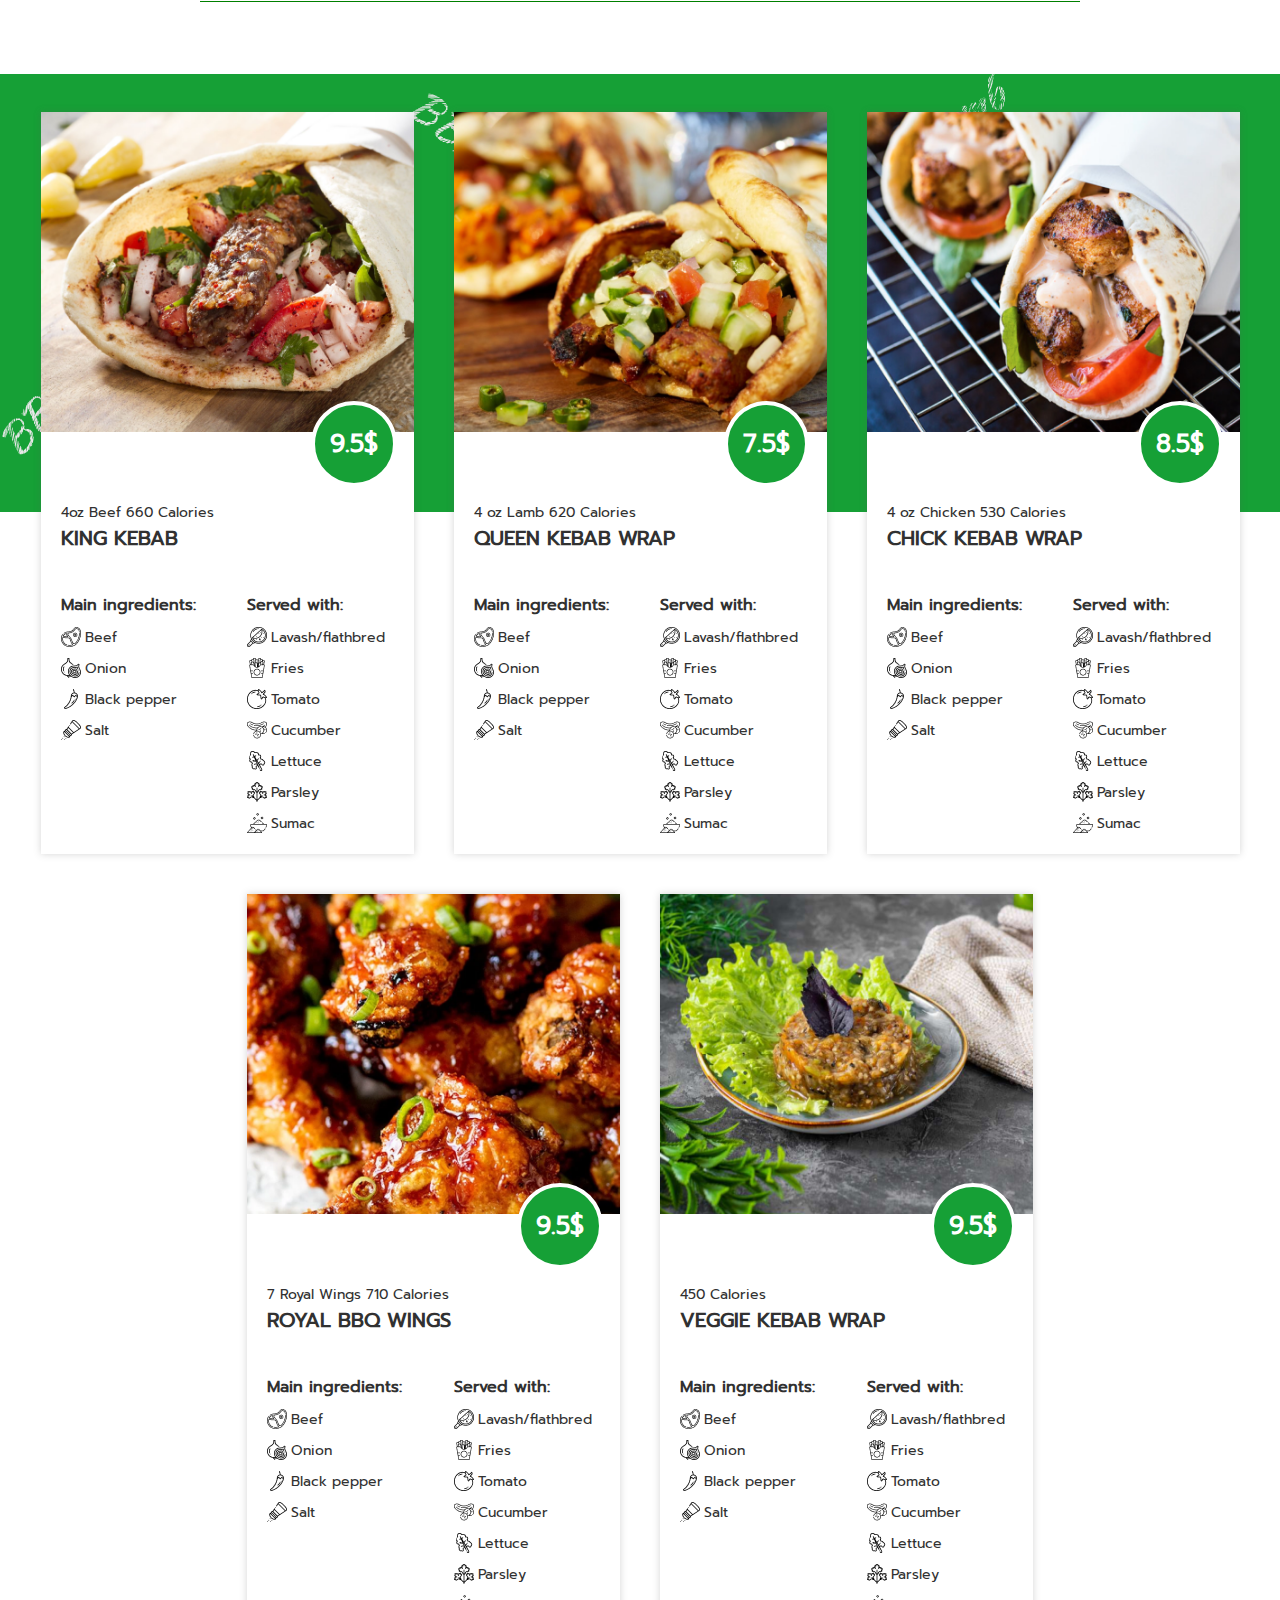
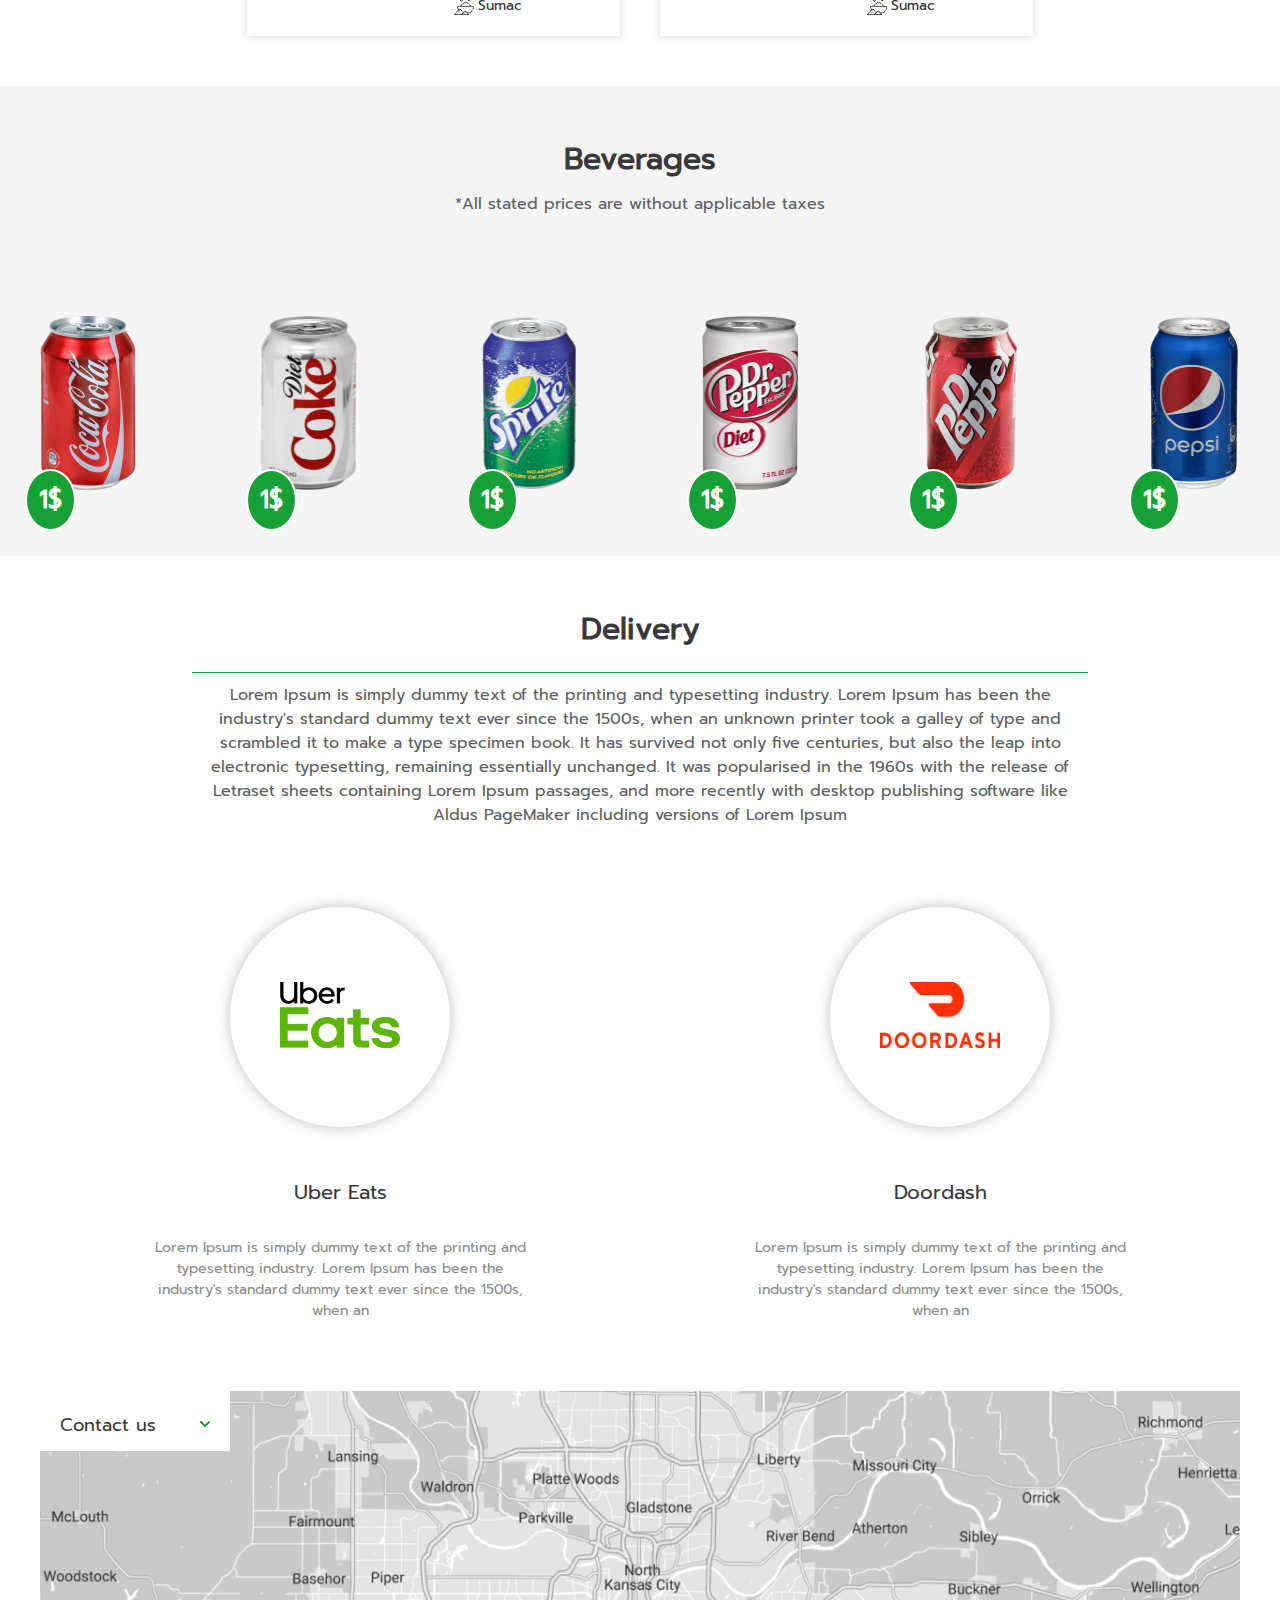
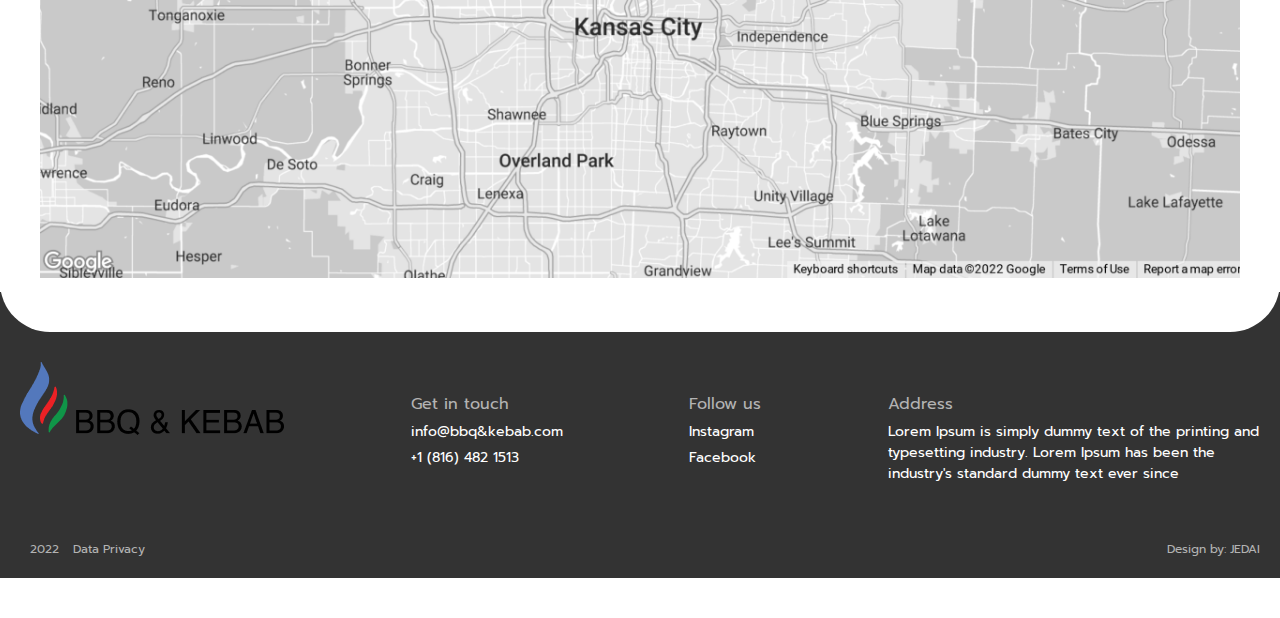
<file: figma5/index.html>
<!DOCTYPE html>
<html lang="en">
  <head>
    <meta charset="UTF-8" />
    <meta name="viewport" content="width=device-width, initial-scale=1.0" />
    <title>Document</title>
    <link rel="stylesheet" href="./assets/css/style.css" />
  </head>
  <body>
    <header>
      <div class="container">
        <div class="head">
          <img src="./assets/images/logo.png" alt="logo" />
          <a href="#"
            ><img src="./assets/images/number.png" alt="number" class="number"
          /></a>
        </div>
        <div class="titlehead">
          <h2>Taste the Original</h2>
          <h2>KEBAB</h2>
        </div>
        <div class="banner">
          <div class="nav">
            <a href="#" class="active">About</a>
            <a href="#">Menu</a>
            <a href="#">Beverages</a>
            <a href="#">Delivery</a>
            <a href="#">Contact us</a>
          </div>
        </div>
      </div>
    </header>
    <main>
      <section class="section1">
        <div class="container">
          <div class="info">
            <h2>BBQ&Kebab</h2>
            <p class="firstp">
              Barbecue in Kansas City is more than a menu item or a method of
              preparation. It’s an institution, rich with history and culinary
              tradition that shapes the city’s dining landscape every day and
              has since the early 1900s.
            </p>
            <p>
              To follow the heritage, we embrace the tradition keeping the
              concept of ultimate comfort food and remain a part of something
              timeless with our “Kebab” Middle Eastern style of BBQ.
            </p>
            <p>
              We use only low fat quality 100% American beef and lamb. Our
              smiles and laughter demonstrate confidence in our product and
              service. Our portions are rich and our service system is one of
              the easiest, quick serve kebab outlets in the country
            </p>
          </div>
        </div>
      </section>
      <section class="section2">
        <div class="background"></div>
        <div class="container">
          <div class="cards">
            <div class="card">
              <img src="./assets/images/f1.png" alt="food" />
              <div class="price">
                <span>9.5$</span>
              </div>
              <h2 class="beef">4oz Beef 660 Calories</h2>
              <h3 class="king">KING KEBAb</h3>
              <div class="ingridients">
                <div class="mainingridients">
                  <h2>Main ingredients:</h2>
                  <div class="terkib">
                    <img src="./assets/images/ing1.png" alt="ingredients" />
                    <p>Beef</p>
                    <br />
                    <img src="./assets/images/ing2.png" alt="ingredients" />
                    <p>Onion</p>
                    <br />
                    <img src="./assets/images/ing3.png" alt="ingredients" />
                    <p>Black pepper</p>
                    <br />
                    <img src="./assets/images/ing4.png" alt="ingredients" />
                    <p>Salt</p>
                  </div>
                </div>
                <div class="servedwith">
                  <h2>Served with:</h2>
                  <div class="icindekiler">
                    <img src="./assets/images/s1.png" alt="ingredients" />
                    <p>Lavash/flathbred</p>
                    <br />
                    <img src="./assets/images/s2.png" alt="ingredients" />
                    <p>Fries</p>
                    <br />
                    <img src="./assets/images/s3.png" alt="ingredients" />
                    <p>Tomato</p>
                    <br />
                    <img src="./assets/images/s4.png" alt="ingredients" />
                    <p>Cucumber</p>
                    <br />
                    <img src="./assets/images/s5.png" alt="ingredients" />
                    <p>Lettuce</p>
                    <br />
                    <img src="./assets/images/s6.png" alt="ingredients" />
                    <p>Parsley</p>
                    <br />
                    <img src="./assets/images/s7.png" alt="ingredients" />
                    <p>Sumac</p>
                  </div>
                </div>
              </div>
            </div>
            <div class="card">
              <img src="./assets/images/f2.png" alt="food" />
              <div class="price">
                <span>7.5$</span>
              </div>
              <h2 class="beef">4 oz Lamb 620 Calories</h2>
              <h3 class="king">QUEEN KEBAB WRAP</h3>
              <div class="ingridients">
                <div class="mainingridients">
                  <h2>Main ingredients:</h2>
                  <div class="terkib">
                    <img src="./assets/images/ing1.png" alt="ingredients" />
                    <p>Beef</p>
                    <br />
                    <img src="./assets/images/ing2.png" alt="ingredients" />
                    <p>Onion</p>
                    <br />
                    <img src="./assets/images/ing3.png" alt="ingredients" />
                    <p>Black pepper</p>
                    <br />
                    <img src="./assets/images/ing4.png" alt="ingredients" />
                    <p>Salt</p>
                  </div>
                </div>
                <div class="servedwith">
                  <h2>Served with:</h2>
                  <div class="icindekiler">
                    <img src="./assets/images/s1.png" alt="ingredients" />
                    <p>Lavash/flathbred</p>
                    <br />
                    <img src="./assets/images/s2.png" alt="ingredients" />
                    <p>Fries</p>
                    <br />
                    <img src="./assets/images/s3.png" alt="ingredients" />
                    <p>Tomato</p>
                    <br />
                    <img src="./assets/images/s4.png" alt="ingredients" />
                    <p>Cucumber</p>
                    <br />
                    <img src="./assets/images/s5.png" alt="ingredients" />
                    <p>Lettuce</p>
                    <br />
                    <img src="./assets/images/s6.png" alt="ingredients" />
                    <p>Parsley</p>
                    <br />
                    <img src="./assets/images/s7.png" alt="ingredients" />
                    <p>Sumac</p>
                  </div>
                </div>
              </div>
            </div>
            <div class="card">
              <img src="./assets/images/f3.png" alt="food" />
              <div class="price">
                <span>8.5$</span>
              </div>
              <h2 class="beef">4 oz Chicken 530 Calories</h2>
              <h3 class="king">CHICK KEBAB WRAP</h3>
              <div class="ingridients">
                <div class="mainingridients">
                  <h2>Main ingredients:</h2>
                  <div class="terkib">
                    <img src="./assets/images/ing1.png" alt="ingredients" />
                    <p>Beef</p>
                    <br />
                    <img src="./assets/images/ing2.png" alt="ingredients" />
                    <p>Onion</p>
                    <br />
                    <img src="./assets/images/ing3.png" alt="ingredients" />
                    <p>Black pepper</p>
                    <br />
                    <img src="./assets/images/ing4.png" alt="ingredients" />
                    <p>Salt</p>
                  </div>
                </div>
                <div class="servedwith">
                  <h2>Served with:</h2>
                  <div class="icindekiler">
                    <img src="./assets/images/s1.png" alt="ingredients" />
                    <p>Lavash/flathbred</p>
                    <br />
                    <img src="./assets/images/s2.png" alt="ingredients" />
                    <p>Fries</p>
                    <br />
                    <img src="./assets/images/s3.png" alt="ingredients" />
                    <p>Tomato</p>
                    <br />
                    <img src="./assets/images/s4.png" alt="ingredients" />
                    <p>Cucumber</p>
                    <br />
                    <img src="./assets/images/s5.png" alt="ingredients" />
                    <p>Lettuce</p>
                    <br />
                    <img src="./assets/images/s6.png" alt="ingredients" />
                    <p>Parsley</p>
                    <br />
                    <img src="./assets/images/s7.png" alt="ingredients" />
                    <p>Sumac</p>
                  </div>
                </div>
              </div>
            </div>
            <div class="card">
              <img src="./assets/images/f4.png" alt="food" />
              <div class="price">
                <span>9.5$</span>
              </div>
              <h2 class="beef">7 Royal Wings 710 Calories</h2>
              <h3 class="king">ROYAL BBQ WINGS</h3>
              <div class="ingridients">
                <div class="mainingridients">
                  <h2>Main ingredients:</h2>
                  <div class="terkib">
                    <img src="./assets/images/ing1.png" alt="ingredients" />
                    <p>Beef</p>
                    <br />
                    <img src="./assets/images/ing2.png" alt="ingredients" />
                    <p>Onion</p>
                    <br />
                    <img src="./assets/images/ing3.png" alt="ingredients" />
                    <p>Black pepper</p>
                    <br />
                    <img src="./assets/images/ing4.png" alt="ingredients" />
                    <p>Salt</p>
                  </div>
                </div>
                <div class="servedwith">
                  <h2>Served with:</h2>
                  <div class="icindekiler">
                    <img src="./assets/images/s1.png" alt="ingredients" />
                    <p>Lavash/flathbred</p>
                    <br />
                    <img src="./assets/images/s2.png" alt="ingredients" />
                    <p>Fries</p>
                    <br />
                    <img src="./assets/images/s3.png" alt="ingredients" />
                    <p>Tomato</p>
                    <br />
                    <img src="./assets/images/s4.png" alt="ingredients" />
                    <p>Cucumber</p>
                    <br />
                    <img src="./assets/images/s5.png" alt="ingredients" />
                    <p>Lettuce</p>
                    <br />
                    <img src="./assets/images/s6.png" alt="ingredients" />
                    <p>Parsley</p>
                    <br />
                    <img src="./assets/images/s7.png" alt="ingredients" />
                    <p>Sumac</p>
                  </div>
                </div>
              </div>
            </div>
            <div class="card">
              <img src="./assets/images/f5.png" alt="food" />
              <div class="price">
                <span>9.5$</span>
              </div>
              <h2 class="beef">450 Calories</h2>
              <h3 class="king">VEGGIE KEBAB WRAP</h3>
              <div class="ingridients">
                <div class="mainingridients">
                  <h2>Main ingredients:</h2>
                  <div class="terkib">
                    <img src="./assets/images/ing1.png" alt="ingredients" />
                    <p>Beef</p>
                    <br />
                    <img src="./assets/images/ing2.png" alt="ingredients" />
                    <p>Onion</p>
                    <br />
                    <img src="./assets/images/ing3.png" alt="ingredients" />
                    <p>Black pepper</p>
                    <br />
                    <img src="./assets/images/ing4.png" alt="ingredients" />
                    <p>Salt</p>
                  </div>
                </div>
                <div class="servedwith">
                  <h2>Served with:</h2>
                  <div class="icindekiler">
                    <img src="./assets/images/s1.png" alt="ingredients" />
                    <p>Lavash/flathbred</p>
                    <br />
                    <img src="./assets/images/s2.png" alt="ingredients" />
                    <p>Fries</p>
                    <br />
                    <img src="./assets/images/s3.png" alt="ingredients" />
                    <p>Tomato</p>
                    <br />
                    <img src="./assets/images/s4.png" alt="ingredients" />
                    <p>Cucumber</p>
                    <br />
                    <img src="./assets/images/s5.png" alt="ingredients" />
                    <p>Lettuce</p>
                    <br />
                    <img src="./assets/images/s6.png" alt="ingredients" />
                    <p>Parsley</p>
                    <br />
                    <img src="./assets/images/s7.png" alt="ingredients" />
                    <p>Sumac</p>
                  </div>
                </div>
              </div>
            </div>
          </div>
        </div>
      </section>
      <section class="section3">
        <div class="infosec3">
          <h2>Beverages</h2>
          <p>*All stated prices are without applicable taxes</p>
        </div>
        <div class="container">
          <div class="drinks">
            <div class="drink">
              <img src="./assets/images/c1.png" alt="cola" />
              <div class="pricecola">
                <p>1$</p>
              </div>
            </div>
            <div class="drink">
              <img src="./assets/images/c2.png" alt="cola" />
              <div class="pricecola">
                <p>1$</p>
              </div>
            </div>
            <div class="drink">
              <img src="./assets/images/c3.png" alt="cola" />
              <div class="pricecola">
                <p>1$</p>
              </div>
            </div>
            <div class="drink">
              <img src="./assets/images/c4.png" alt="cola" />
              <div class="pricecola">
                <p>1$</p>
              </div>
            </div>
            <div class="drink">
              <img src="./assets/images/c5.png" alt="cola" />
              <div class="pricecola">
                <p>1$</p>
              </div>
            </div>
            <div class="drink">
              <img src="./assets/images/c6.png" alt="cola" />
              <div class="pricecola">
                <p>1$</p>
              </div>
            </div>
          </div>
        </div>
      </section>
      <section class="section4">
        <div class="infosec4">
          <h2>Delivery</h2>
          <p>
            Lorem Ipsum is simply dummy text of the printing and typesetting
            industry. Lorem Ipsum has been the industry's standard dummy text
            ever since the 1500s, when an unknown printer took a galley of type
            and scrambled it to make a type specimen book. It has survived not
            only five centuries, but also the leap into electronic typesetting,
            remaining essentially unchanged. It was popularised in the 1960s
            with the release of Letraset sheets containing Lorem Ipsum passages,
            and more recently with desktop publishing software like Aldus
            PageMaker including versions of Lorem Ipsum
          </p>
        </div>
        <div class="container">
          <div class="cardssec4">
            <div class="cardsec4">
              <div class="delivery">
                <img src="./assets/images/uber.png" alt="logo" />
              </div>
              <div class="infodelivery">
                <h2>Uber Eats</h2>
                <p>
                  Lorem Ipsum is simply dummy text of the printing and
                  typesetting industry. Lorem Ipsum has been the industry's
                  standard dummy text ever since the 1500s, when an
                </p>
              </div>
            </div>
            <div class="cardsec4">
              <div class="delivery">
                <img src="./assets/images/das.png" alt="logo" />
              </div>
              <div class="infodelivery">
                <h2>Doordash</h2>
                <p>
                  Lorem Ipsum is simply dummy text of the printing and
                  typesetting industry. Lorem Ipsum has been the industry's
                  standard dummy text ever since the 1500s, when an
                </p>
              </div>
            </div>
          </div>
        </div>
      </section>
      <section class="section5">
        <div class="container">
          <div class="btn">
            <a href="#">Contact us</a>
            <img src="./assets/images/Arrow.png" alt="icon down" />
          </div>
          <img src="./assets/images/map.png" alt="map" class="map" />
        </div>
      </section>
    </main>
    <footer>
      <div class="footer">
        <div class="logofooter">
          <img src="./assets/images/logo.png" alt="logo" />
        </div>
        <div class="get">
          <h2>Get in touch</h2>
          <a href="#">info@bbq&kebab.com</a>
          <a href="#">+1 (816) 482 1513</a>
        </div>
        <div class="follow">
          <h2>Follow us</h2>
          <a href="#">Instagram</a>
          <a href="#">Facebook</a>
        </div>
        <div class="addres">
          <h2>Address</h2>
          <p>
            Lorem Ipsum is simply dummy text of the printing and typesetting
            industry. Lorem Ipsum has been the industry's standard dummy text
            ever since
          </p>
        </div>
      </div>
      <div class="end">
        <div>
          <span>2022</span>
          <span>Data Privacy</span>
        </div>
        <div>
          <span>Design by: JEDAI</span>
        </div>
      </div>
    </footer>
  </body>
</html>
</file>
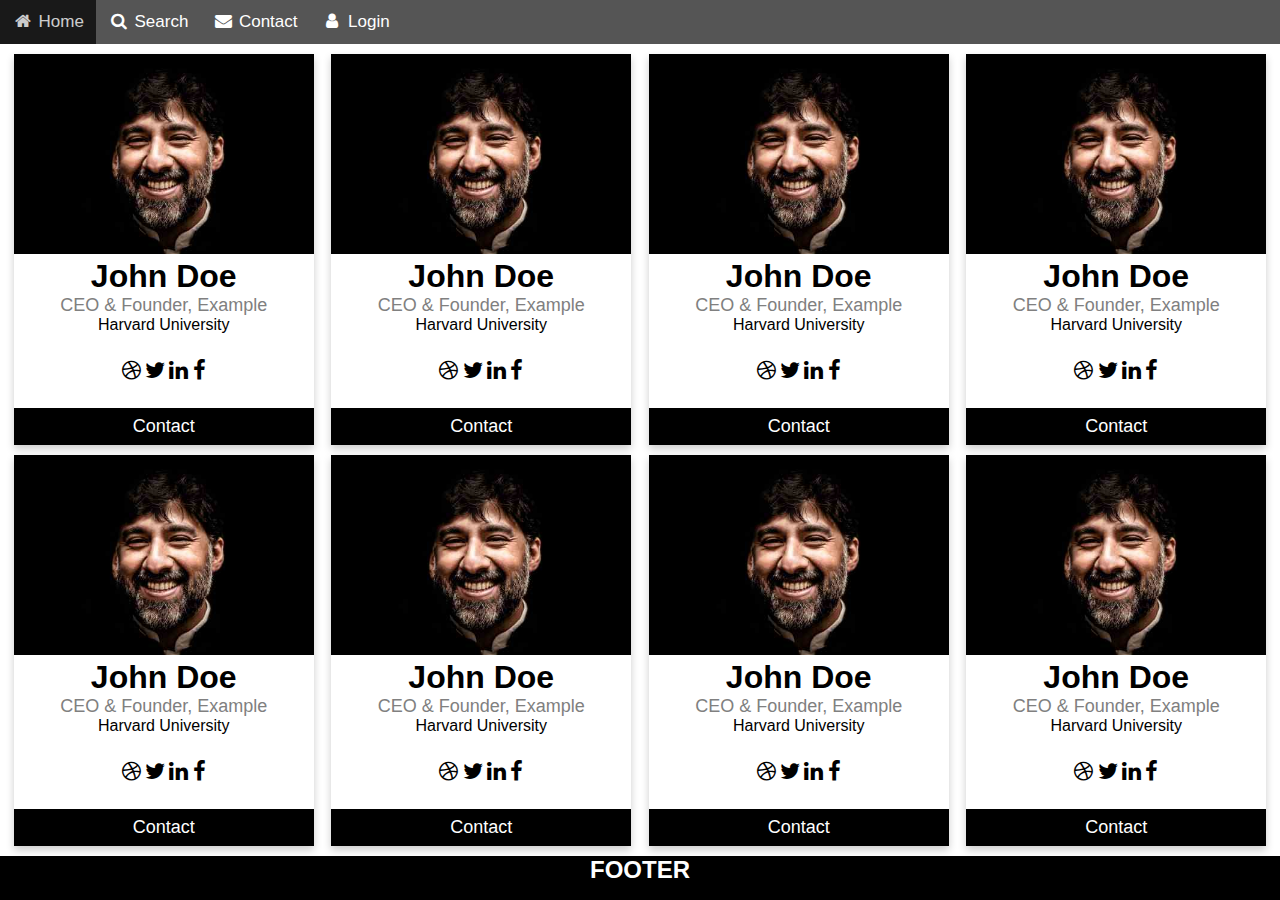
<file: task-responsive/index.html>
<!DOCTYPE html>
<html lang="en">
<head>
    <meta charset="UTF-8">
    <meta name="viewport" content="width=device-width, initial-scale=1.0">
    <title>Document</title>
    <link rel="stylesheet" href="https://cdnjs.cloudflare.com/ajax/libs/font-awesome/4.7.0/css/font-awesome.min.css">
    <link rel="stylesheet" href="./assets/style/style.css">
</head>
<body>
    <div class="container">
        <header>
            <div class="navbar">
                <a class="active" href="#"><i class="fa fa-fw fa-home"></i> Home</a>
                <a href="#"><i class="fa fa-fw fa-search"></i> Search</a>
                <a href="#"><i class="fa fa-fw fa-envelope"></i> Contact</a>
                <a href="#"><i class="fa fa-fw fa-user"></i> Login</a>
              </div>
        </header>
        <main>
            <div class="card">
                <img src="./assets/images/team2.jpg" alt="John" >
                <h1>John Doe</h1>
                <p class="title">CEO & Founder, Example</p>
                <p>Harvard University</p>
                <div style="margin: 24px 0;">
                  <a href="#"><i class="fa fa-dribbble"></i></a> 
                  <a href="#"><i class="fa fa-twitter"></i></a>  
                  <a href="#"><i class="fa fa-linkedin"></i></a>  
                  <a href="#"><i class="fa fa-facebook"></i></a> 
                </div>
                <p><button>Contact</button></p>
              </div>
              <div class="card">
                <img src="./assets/images/team2.jpg" alt="John" >
                <h1>John Doe</h1>
                <p class="title">CEO & Founder, Example</p>
                <p>Harvard University</p>
                <div style="margin: 24px 0;">
                  <a href="#"><i class="fa fa-dribbble"></i></a> 
                  <a href="#"><i class="fa fa-twitter"></i></a>  
                  <a href="#"><i class="fa fa-linkedin"></i></a>  
                  <a href="#"><i class="fa fa-facebook"></i></a> 
                </div>
                <p><button>Contact</button></p>
              </div>
              <div class="card">
                <img src="./assets/images/team2.jpg" alt="John" >
                <h1>John Doe</h1>
                <p class="title">CEO & Founder, Example</p>
                <p>Harvard University</p>
                <div style="margin: 24px 0;">
                  <a href="#"><i class="fa fa-dribbble"></i></a> 
                  <a href="#"><i class="fa fa-twitter"></i></a>  
                  <a href="#"><i class="fa fa-linkedin"></i></a>  
                  <a href="#"><i class="fa fa-facebook"></i></a> 
                </div>
                <p><button>Contact</button></p>
              </div>
              <div class="card">
                <img src="./assets/images/team2.jpg" alt="John" >
                <h1>John Doe</h1>
                <p class="title">CEO & Founder, Example</p>
                <p>Harvard University</p>
                <div style="margin: 24px 0;">
                  <a href="#"><i class="fa fa-dribbble"></i></a> 
                  <a href="#"><i class="fa fa-twitter"></i></a>  
                  <a href="#"><i class="fa fa-linkedin"></i></a>  
                  <a href="#"><i class="fa fa-facebook"></i></a> 
                </div>
                <p><button>Contact</button></p>
              </div>
              <div class="card">
                <img src="./assets/images/team2.jpg" alt="John" >
                <h1>John Doe</h1>
                <p class="title">CEO & Founder, Example</p>
                <p>Harvard University</p>
                <div style="margin: 24px 0;">
                  <a href="#"><i class="fa fa-dribbble"></i></a> 
                  <a href="#"><i class="fa fa-twitter"></i></a>  
                  <a href="#"><i class="fa fa-linkedin"></i></a>  
                  <a href="#"><i class="fa fa-facebook"></i></a> 
                </div>
                <p><button>Contact</button></p>
              </div>
              <div class="card">
                <img src="./assets/images/team2.jpg" alt="John" >
                <h1>John Doe</h1>
                <p class="title">CEO & Founder, Example</p>
                <p>Harvard University</p>
                <div style="margin: 24px 0;">
                  <a href="#"><i class="fa fa-dribbble"></i></a> 
                  <a href="#"><i class="fa fa-twitter"></i></a>  
                  <a href="#"><i class="fa fa-linkedin"></i></a>  
                  <a href="#"><i class="fa fa-facebook"></i></a> 
                </div>
                <p><button>Contact</button></p>
              </div>
              <div class="card">
                <img src="./assets/images/team2.jpg" alt="John" >
                <h1>John Doe</h1>
                <p class="title">CEO & Founder, Example</p>
                <p>Harvard University</p>
                <div style="margin: 24px 0;">
                  <a href="#"><i class="fa fa-dribbble"></i></a> 
                  <a href="#"><i class="fa fa-twitter"></i></a>  
                  <a href="#"><i class="fa fa-linkedin"></i></a>  
                  <a href="#"><i class="fa fa-facebook"></i></a> 
                </div>
                <p><button>Contact</button></p>
              </div>
              <div class="card">
                <img src="./assets/images/team2.jpg" alt="John" >
                <h1>John Doe</h1>
                <p class="title">CEO & Founder, Example</p>
                <p>Harvard University</p>
                <div style="margin: 24px 0;">
                  <a href="#"><i class="fa fa-dribbble"></i></a> 
                  <a href="#"><i class="fa fa-twitter"></i></a>  
                  <a href="#"><i class="fa fa-linkedin"></i></a>  
                  <a href="#"><i class="fa fa-facebook"></i></a> 
                </div>
                <p><button>Contact</button></p>
              </div>
        </main>
        <footer>
            <h2>FOOTER</h2>
        </footer>
    </div>
</body>
</html>
</file>
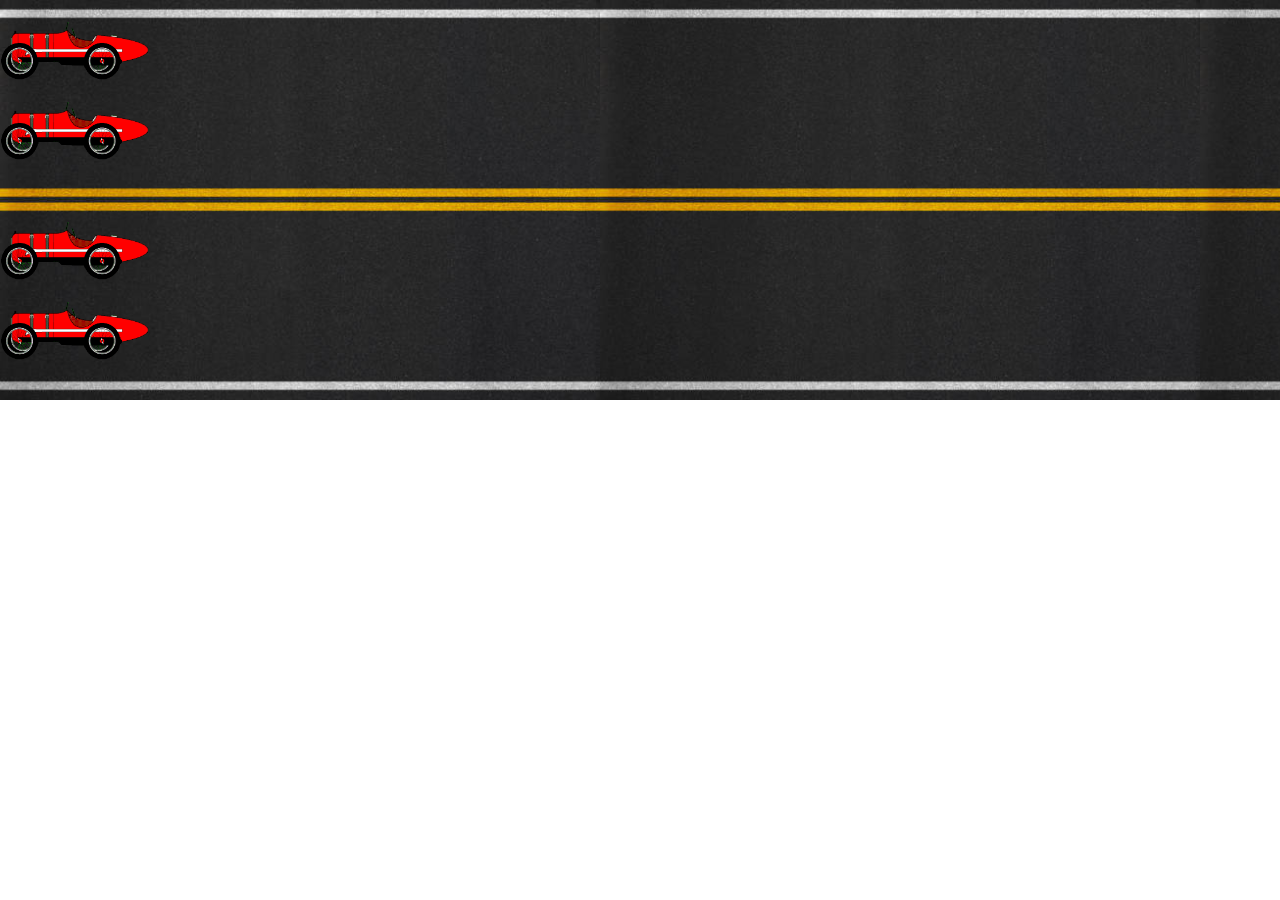
<file: task/index.html>
<!DOCTYPE html>
<html lang="en">
<head>
    <meta charset="UTF-8">
    <meta name="viewport" content="width=device-width, initial-scale=1.0">
    <title>Document</title>
    <link rel="stylesheet" href="./css/style.css">
</head>
<body>
   <div class="animation">
<img src="./images/car.webp" alt="car" class="car1">
<img src="./images/car.webp" alt="car" class="car2">
<img src="./images/car.webp" alt="car" class="car3">
<img src="./images/car.webp" alt="car" class="car4">
   </div> 
</body>
</html>
</file>
<file: figma3.1/css/style.css>
*{
    margin: 0;
    padding: 0;
    text-decoration: none;
    box-sizing: border-box;
}
:root {
    --primary: rgba(37, 43, 66, 1);
    --secondary: rgba(35, 166, 240, 1);
    --textcolor: #252B42;
    --textcolor2: #737373;


}
@font-face {
    font-family: montserrat;
    src: url(../fonts/montserrat/Montserrat-Regular.ttf);
}
body {
    font-family: montserrat;
}
header {
background-color: var(--primary);
}
.container{
    max-width: 1200px;
    margin: auto;
}
nav{
    display: flex;
    justify-content: space-between;
    height: 70px;
    align-items: center;
}
nav a {
    color: white;
    display: inline-block;
}
.logo {
    font-size: 24px;
    font-weight: 700;
    line-height: 32px;
    margin-right: 50px;
}
.navlink{
    margin-left: 20px;
}
.btnfirstsec,
.joinusbtn{
   padding: 10px 20px;
    background-color: var(--secondary);
    border: 1px solid var(--secondary);
    border-radius: 10px;
    color: white;
}
.btnfirstsec:hover,
.joinusbtn:hover {
    background-color: transparent;
    transition: 0.5s;
    transform: scale(1) !important;
}
.icon{
    position: relative;
    top: 1px;
}
.joinusbtn:hover .icon{
    left: 5px;
}
.navlink:hover{
    transform: scale(1.2);
}
.active{
    color: red;
}
.infofirstsec{
    width: 50%;
    text-align: center;
    color: white;
    margin: auto;
    margin-top: 50px;
}
.infofirstsec a:last-child {
    background-color: transparent;
}
.infofirstsec a:last-child:hover{
    background-color: var(--secondary);
}
.infofirstsec p:first-child {
    color: var(--secondary);
    margin:50px 0 ;
}
.infofirstsec h2 {
font-size: 58px;
font-weight: 700;
line-height: 80px;
letter-spacing: 0.2px;
}
.infofirstsec p {
font-size: 20px;
font-weight: 400;
letter-spacing: 0.2px;
margin: 20px 0;
}
.btnfirstsec{
   margin: 20px;
    display: inline-block;
}
.cardsfirstsec{
    display: flex;
    width: 100%;
    justify-content: space-between;
}
.cardfirstsec{
    background-color: white;
    width: 30%;
    padding: 30px;
    margin: 50px 0px;
}

.cardfirstsec h2{
font-size: 16px;
font-weight: 700;
line-height: 24px;
letter-spacing: 0.1px;
color: var(--textcolor);
padding: 30px 0px;
}
.titlep {
font-size: 14px;
font-weight: 400;
line-height: 20px;
letter-spacing: 0.2px;
color: var(--textcolor2);
}
.card3 {
    color: white;
    background-color: var(--secondary);
}
.cardfirstsec h2::after{
    content: '';
    height: 2px;
    width: 20%;
    background-color: #E74040;
    margin-top: 30px;
    display: block;
    border-radius: 10px;
}
.card3 h2::after{
    background-color: white;
}
.cardfirstsec:hover {
    transform: scale(1.1);
   transition: 0.5s;
}
.section2{
    display: flex;
}
.infosec2{
    width: 50%;
    padding: 20px 50px 20px 0px;
}
.title{
color: var(--textcolor);
font-size: 40px;
font-weight: 700;
line-height: 50px;
letter-spacing: 0.2px;
margin: 20px 0;
}
.atitle{
color: var(--secondary);
font-size: 14px;
font-weight: 700;
line-height: 24px;
letter-spacing: 0.2px;
display: inline-block;
}
.infosec2 a:hover {
    color: black;
    transform: scale(1.2);
    transition: 0.5s;
}
.infosec2 p {
    margin: 50px 0px;
}
.infosec2 h2::before{
    content: '';
    height: 4px;
    width: 20%;
    background-color: #E74040;
    margin-bottom: 20px;
    display: block;
    border-radius: 10px;
}
.imgsec2{
    width: 50%;
    margin-top: 40px;
    display: flex;
    justify-content: end;
}
.section2{
    padding: 50px 0px;
}
.imgsec2 img:hover {
    transform: scale(1.05);
    transition: 0.5s;
}
.infosec3 h2 {
    margin: 20px 0;
}
.infosec3 {
    width: 40%;
    padding: 50px 0;
}
.cardsec3{
    width: 20%;
    height: 300px;
}
.cardssec3{
    display: flex;
    justify-content: space-between;
}
.imgcard {
    width: 100%;
    height: 300px;
    background-image: url(../images/sec3.1.png);
    padding: 20px;
}
.imgcarda a {
    text-decoration: none;
    color: white;
    background-color:rgba(231, 64, 64,1);
    display: inline-block;
    padding: 5px 10px;
    border-radius: 5px;
    border: 1px rgba(231, 64, 64,1) solid;
}
.imgcarda a:hover {
    background-color: red;
    transform: scale(1.2);
    transition: 0.5s;
}
.iconssec3 {
    width: 100%;
    text-align: center;
    margin-top: 180px;
}
.iconssec3 img{
    margin-left: 10px;
    border-radius: 50px;
    border: 3px transparent solid;
}
.iconssec3 img:hover{
    transform: scale(1.2);
    transition: 0.2s;
    border: 3px var(--secondary) solid;
}
.info{
    display: flex;
    padding: 10px;
}
.a3,
.a1{
    justify-content: space-between;
}
.cardsec3 h2{
color: var(--primary #252B42);
font-size: 16px;
font-weight: 700;
line-height: 24px;
letter-spacing: 0.1px;
padding:0 10px;
}
h4 {
    padding: 10px;
}
.b1{
color: var(--textcolor2);
font-size: 14px;
font-weight: 700;
letter-spacing: 0.2px;
margin-left: 10px;
}
.end{
    display: flex;
    justify-content: left;
}
.end p{
    margin-left: 2px;
    font-size: 14px;
    color: var(--textcolor2);
}
.c4{
text-align: center;
margin: 10px 0;
}
.c4 a {
   background-color: transparent;
   color: var(--secondary);
}
.c4 a:hover{
    background-color: var(--secondary);
    color: white;
}
h3{
    color:var(--secondary);
font-size: 14px;
font-weight: 700;
line-height: 24px;
letter-spacing: 0.2px;
}
.pic2{
    background-image: url(../images/sec3.2.jpg);
}
.pic3{
    background-image: url(../images/sec3.3.png);
}
.pic4{
    background-image: url(../images/sec3.4.png);
}
.section3{
    height: 900px;
}
.headsec4{
    width: 50%;
}
.section4{
    margin-top: 50px;
}
.mainsec4{
    margin-top: 50px;
    display: flex;
    justify-content: space-between;
}
.profil{
    text-align: center;
    width: 40%;
    padding:70px;
}
.profil p{
    margin: 20px 0;
}
.profil img{
    border-radius: 50%;
}
.profil img:hover {
    transform: scale(1.2);
    transition: 0.5s;
}
.infosec5{
    width: 50%;
    margin:50px auto;
    text-align: center;
}
.form{
    width: 60%;
    margin: 50px auto;
    height: fit-content;
    background-color: var(--secondary);
    border: 1px rgb(167, 163, 163) solid;
    
}
input:first-child{
    outline: none;
    padding: 11px;
    border: 0px rgb(0, 0, 0) solid;
    background-color: rgb(219, 217, 217);
    width: 85%;

}
button{
    height: 100% !important;
    border-radius: 0px !important;
    border: 0px !important;
}
button:hover {
 color: black;
}
input:hover{
    background-color: #fff7f7;
}
.section5 {
    margin: 50px 0;
}
.section6{
    margin-top: 50px;
    background-color: var(--primary);
}
.footer1{
    margin-top: 50px;
    display: flex;
    justify-content: space-between;
}
.footerinfo{
    width: 20%;
    padding: 10px;
}
.footer1 h3 {
 margin-top: 20px;
color:#FFF;
font-size: 24px;
font-weight: 700;
line-height: 32px;
letter-spacing: 0.1px;
}
.footer1 p {
color: #FFF;
font-size: 14px;
font-weight: 400;
line-height: 20px;
letter-spacing: 0.2px;
margin: 20px 0;
}
.footerinfo img:hover{
    transform: scale(1.1);
    transition: 0.5s;
}
.footerinfo a {
    color: #FFF;
    font-size: 14px;
    font-weight: 400;
    line-height: 20px;
    letter-spacing: 0.2px;
    margin: 20px 0;
    display: block;
}
.iconfooter{
    width: 50%;
    display: flex;
    justify-content: space-between;
}
.footerinfo a:hover{
    transform: scale(1.03);
    transition: 0.4s;
    color: red;
}
.footer2{
    text-align: center;
    padding: 20px;
    background-color: white;
}
.footer2 p {
    color: var(--textcolor2);
}
</file>
<file: figma4/assets/css/style.css>
@font-face {
  font-family: Poppins;
  src: url(../fonts/poppins/Poppins-Regular.ttf);
}
@font-face {
  font-family: Montserrat;
  src: url(../fonts/montserrat/Montserrat-Regular.ttf);
}
* {
  margin: 0;
  padding: 0;
  box-sizing: border-box;
}
:root {
  --primary: rgba(185, 4, 112, 1);
}
body {
  max-width: 1350px;
  margin: auto;
}
.top {
  background-color: var(--primary);
  padding: 15px 0;
}
.containertop {
  max-width: 1250px;
  margin: auto;
  display: flex;
  justify-content: space-between;
}
.containertop p {
  display: inline-block;
  color: #fff;
  font-size: 12px;
  font-weight: 400;
  font-family: Poppins;
}
.containertop p:last-child {
  margin-left: 20px;
}
.icons {
  width: 100px;
  display: flex;
  justify-content: space-between;
}
.icons a {
  text-decoration: none;
  color: rgb(255, 255, 255);
}
.icons i:hover {
  transform: scale(1.3);
  color: aqua;
}
.section1 {
  background-image: url(../images/bg.jpg);
  background-repeat: no-repeat;
  background-size: contain;
  width: 100%;
  height: 800px;
  background-position: center;
  background-position: top;
}
.container {
  max-width: 1100px;
  margin: auto;
}
.nav {
  width: 100%;
  height: 80px;
  padding: 20px;
  background-color: #fff;
  position: relative;
  top: 50px;
  display: flex;
  justify-content: space-between;
  align-items: center;
  font-family: Poppins;
}
.navlink {
  width: 50%;
  display: flex;
  justify-content: space-between;
}
.btn {
  display: inline-block;
  width: 140px;
  padding: 10px 0;
  background-color: var(--primary);
  text-align: center;
  color: white !important;
  text-decoration: none;
  border-radius: 5px;
}
.nav a {
  text-decoration: none;
  color: #525252;
  font-size: 14px;
  font-weight: 400;
}
.nav a:first-child {
  color: rgb(56, 9, 9);
}
.nav a:hover {
  transform: scale(1.2);
  transition: 0.5s;
  color: var(--primary);
}
.btn:hover {
  background-color: green;
  transform: scale(1.1);
  color: var(--primary);
  transition: 0.5s;
}
.infohead {
  position: relative;
  top: 200px;
}
h1 {
  color: #fff;
  font-family: Montserrat;
  font-size: 100px;
  font-weight: 600;
}
.infohead h2 {
  color: #fff;
  font-family: Poppins;
  font-size: 32px;
  font-weight: 400;
  margin: 20px 0;
}
.text {
  color: #fff;
  font-family: Poppins;
  font-size: 16px;
  font-weight: 500;
  width: 550px;
  margin-bottom: 50px;
}

.titletop {
  color: var(--primary);
  font-family: Poppins;
  font-size: 14px;
  font-style: normal;
  font-weight: 300;
  line-height: normal;
}
.title {
  color: #343a3e;
  font-family: Montserrat;
  font-size: 50px;
  font-style: normal;
  font-weight: 600;
  line-height: normal;
}
.text1 {
  color: #343a3e;
  font-family: Poppins;
  font-size: 16px;
  font-style: normal;
  font-weight: 300;
  line-height: normal;
}
.containermain {
  max-width: 1250px;
  margin: auto;
}
.infosec2 {
  width: 100%;
  display: flex;
  justify-content: space-between;
  margin-bottom: 50px;
}
.infosec2 p {
  width: 90%;
}
.a1,
.a2 {
  width: 50%;
}
.a2 {
  margin-top: 50px;
}
.imgsec2 {
  margin-bottom: 50px;
}
.textsec2 {
  text-align: center;
  width: 80%;
  margin: auto;
}
.textsec2 p {
  margin-bottom: 20px;
}
.card {
  width: calc(25% - 15px);
  box-shadow: 0px 0px 15px 0px rgba(119, 119, 119, 0.25);
  position: relative;
  background-color: #fff;
}
.card img {
  width: 100%;
  object-fit: cover;
}
.cards {
  display: flex;
  flex-wrap: wrap;
  gap: 20px;
  justify-content: flex-end;
  border-radius: 5px;
}
.cards h2 {
  color: #b90470;
  font-family: Montserrat;
  font-size: 20px;
  font-weight: 600;
  padding: 20px;
  padding-bottom: 0;
}
.cards p {
  color: #343a3e;
  font-family: Poppins;
  font-size: 14px;
  font-weight: 300;
  padding: 20px;
}
.section3 {
  margin-top: 200px;
}
.c4,
.c7 {
  bottom: 50px;
  z-index: 1;
}
.c2,
.c5 {
  top: 50px;
  z-index: 1;
}
.c1 {
  top: 100px;
}
.c6 {
  z-index: 1;
}
.card:hover {
  transform: scale(1.05);
  transition: 0.5s;
}
.section4 {
  background-color: var(--primary);
  clip-path: polygon(0 0, 100% 30%, 100% 100%, 0% 100%);
  margin-top: -70px;
}
.emty {
  width: 100%;
  height: 200px;
  margin-top: -70px;
}
.infosec4 h2 {
  margin-top: 20px;
  color: white;
}
.cardsec4 h2 {
  color: #b90470;
  font-family: Montserrat;
  font-size: 20px;
  font-style: normal;
  font-weight: 600;
  line-height: normal;
}
.cardsec4 p {
  color: #343a3e;
  font-family: Poppins;
  font-size: 14px;
  font-style: normal;
  font-weight: 300;
  line-height: normal;
  margin: 20px 0;
}
.cardsec4 {
  width: 30%;
  margin-top: 50px;
  background-color: white;
  padding: 40px;
  height: fit-content;
}
.cardssec4 {
  display: flex;
  justify-content: space-between;
}
.imgsec4 {
  display: flex;
  justify-content: end;
}
.section4 {
  padding-bottom: 100px;
}
.section5 {
  margin-top: 50px;
}
.imgsec5 {
  display: flex;
  justify-content: center;
}
.cardfooter {
  padding: 100px;
}
.f1 {
  width: 40%;
}
.f2 {
  margin: 20px 0;
}
.cardsfooter {
  display: flex;
  justify-content: end;
  position: relative;
  top: 300px;
}
.cardfooter {
  color: #343a3e;
  position: relative;
  z-index: 1;
  background-color: #f3efef;
  box-shadow: 0px 0px 15px 0px rgba(119, 119, 119, 0.25);
  width: 500px;
  bottom: 400px;
}
.iconsf {
  width: 40%;
  display: flex;
  justify-content: space-between;
  text-decoration: none;
  color: var(--primary);
  margin-top: 20px;
}
.iconsf a:hover {
  transform: scale(1.2);
  transition: 0.5s;
}
.cardfooter p {
  color: #000;
  font-family: Poppins;
  font-size: 20px;
  font-style: normal;
  font-weight: 300;
  line-height: normal;
}
.cardfooter p:nth-child(2) {
  margin: 20px 0;
}
.end {
  max-width: 1100px;
  margin: auto;
  width: 1000px;
  height: 150px;
  display: flex;
  position: relative;
  z-index: 1;
  background-color: #fff;
  top: 300px;
  justify-content: space-between;
  padding: 20px;
  align-items: center;
}
.mainend {
  height: 250px;
}
footer {
  clip-path: polygon(0 26%, 100% 0, 100% 100%, 0% 100%);
  background-color: var(--primary);
  height: 1000px;
  margin-top: 100px;
}
.navfoot,
.iconsend {
  display: flex;
  flex-direction: column;
}
.navfoot a {
  color: #b90470;
  font-family: Poppins;
  font-size: 14px;
  font-style: normal;
  font-weight: 400;
  line-height: normal;
  text-decoration: none;
}
.infoend p {
  color: #B90470;
font-family: Poppins;
font-size: 14px;
font-style: normal;
font-weight: 400;
line-height: normal;
}
.iconsend img,
.navfoot a:hover {
  color: #343a3e;
  transform: scale(1.2);
  transition: 0.5s;
}
.iconsend img {
  margin: 5px 0;
}
.susa img {
  max-width: 1350px;
  height: 500px;
  margin-top: 350px;
  position: relative;
  left: 26px;
  top: 50px;
}
.susa1{
  position: relative;
  bottom: 350px;

}
.footer{
  width: 100%;
  height: 90px;
  background-color: #fff;
  position: relative;
  z-index: 2;
  color: #b90470;
  display: flex;
  justify-content: space-between;
  padding: 20px;
  bottom: 90px;
}
.footer span ,
.footer p {
  color:var(--primary);
font-family: Poppins;
font-size: 12px;
font-style: normal;
font-weight: 400;
line-height: normal;

}
.samir{
  font-weight: 900 !important;
}
.cardsec4:hover{
  transform: scale(1.05);
  transition: 0.5s;
  background-color: #9c9696;
}
.cardsec4:hover p{
  color: #B90470;
}
.cardsec4:hover h2 {
  color: #fff;
}
</file>
<file: figma5/assets/css/style.css>
* {
  margin: 0;
  padding: 0;
  box-sizing: border-box;
}
@font-face {
  font-family: Prompt;
  src: url(../fonts/prompt/Prompt-Regular.ttf);
}
body {
  max-width: 1366px;
  margin: auto;
}
.container {
  max-width: 1200px;
  margin: auto;
}
.head {
  display: flex;
  justify-content: space-between;
  margin: 25px 0;
}
.number {
  width: 130px;
  height: 21px;
}
.head a {
  display: inline-block;
  width: 200px;
  height: 40px;
  background-color: antiquewhite;
  border-radius: 20px;
  text-align: center;
  margin-top: 25px;
  padding: 10px;
}
.head a:hover {
  background-color: rgb(174, 231, 174);
  transition: 0.5s;
}
.titlehead {
  display: flex;
  margin-bottom: 50px;
}
.titlehead h2:first-child {
  color: #393939;
  font-family: Prompt;
  font-size: 103.3px;
  font-weight: 700;
}
.titlehead h2:last-child {
  color: #16a036;
  font-family: Prompt;
  font-size: 103.3px;
  font-weight: 700;
  margin-left: 40px;
}
.banner {
  background-image: url(../images/bgimg1.png);
  max-width: 1200px;
  height: 650px;
  display: flex;
  align-items: center;
  margin-bottom: 25px;
}
.nav {
  display: flex;
  justify-content: space-between;
  background-color: white;
  height: fit-content;
  border-radius: 50px;
  margin: auto;
  padding: 20px;
  width: 90%;
}
.nav a {
  text-decoration: none;
  color: #313131;
  font-family: Prompt;
  font-size: 18px;
  font-weight: 400;
  display: inline-block;
  width: 190px;
  height: 40px;
  padding: 10px;
  border-radius: 50px;
  text-align: center;
  transition-duration: 1s;
}
.active {
  background-color: green;
}
.nav a:hover {
  background-color: aqua;
  transform: scale(1.1);
}
.nav a:first-child:hover {
  transform: none;
  background-color: green;
}
.section1 {
  height: 500px;
  display: grid;
  justify-content: center;
}
.info {
  text-align: center;
  padding: 50px;
}
.info h2 {
  color: #393939;
  font-family: Prompt;
  font-size: 30px;
  font-weight: 700;
  margin-bottom: 20px;
}

.info p {
  color: #5e5e5e;
  font-family: Prompt;
  font-size: 16px;
  font-weight: 300;
  width: 80%;
  margin: auto;
  padding: 20px;
}
.firstp {
  border-top: 1px green solid;
}
.info p:last-child {
  border-bottom: 1px green solid;
}
.background {
  background-image: url(../images/bgimg2.png);
  width: 100%;
  height: 450px;
}
.cards {
  display: flex;
  flex-wrap: wrap;
  justify-content: center;
  gap: 40px;
  margin-top: -400px;
  margin-bottom: 50px;
}
.card {
  width: 373px;
  background: #fff;
  box-shadow: 0px 0px 7px 0px rgba(88, 88, 88, 0.25);
  transition-duration: 0.5s;
}
.card:hover {
  transform: scale(1.05);
}
.card img {
  width: 373px;
  height: 320px;
}
.price {
  background-color: #16a036;
  padding: 20px 15px;
  border: 4px white solid;
  border-radius: 50%;
  width: fit-content;
  position: relative;
  left: 270px;
  bottom: 35px;
}
.price span {
  color: #fff;
  text-align: center;
  font-family: Prompt;
  font-size: 25px;
  font-weight: 700;
}
.ingridients {
  display: flex;
}
.mainingridients,
.servedwith {
  width: 50%;
  padding: 20px;
}
.ingridients img {
  width: 20px;
  height: 20px;
}
.icindekiler p,
.terkib p {
  display: inline-block;
  color: #313131;
  font-family: Prompt;
  font-size: 14px;
  font-weight: 400;
}
.ingridients h2 {
  color: #313131;
  font-family: Prompt;
  font-size: 16px;
  font-weight: 6 00;
}
.icindekiler img,
.terkib img {
  margin-top: 5px;
  position: relative;
  top: 5px;
}
.beef {
  color: #313131;
  font-family: Prompt;
  font-size: 14px;
  font-weight: 400;
  position: relative;
  bottom: 20px;
  padding: 0 20px;
}
.king {
  color: #313131;
  font-family: Prompt;
  font-size: 20px;
  font-weight: 600;
  text-transform: uppercase;
  position: relative;
  bottom: 20px;
  padding: 0 20px;
}
.section3 {
  background-color: #f5f5f5;
}
.infosec3 {
  width: 70%;
  margin: auto;
  text-align: center;
  padding: 50px 0;
}
.infosec3 h2 {
  color: #393939;
  font-family: Prompt;
  font-size: 30px;
  font-weight: 700;
}
.infosec3 p {
  color: #5e5e5e;
  font-family: Prompt;
  font-size: 16px;
  font-weight: 300;
  margin: 10px 0 50px 0;
}
.drink img {
  width: 96px;
  height: 174px;
}
.drink p {
  color: #fff;
  text-align: center;
  font-family: Prompt;
  font-size: 25px;
  font-weight: 700;
  line-height: normal;
  text-transform: uppercase;
}
.drinks {
  display: flex;
  justify-content: space-between;
}
.pricecola {
  background-color: #16a036;
  border: 2px white solid;
  border-radius: 50%;
  position: relative;
  bottom: 25px;
  right: 15px;
  width: fit-content;
  padding: 10px 12px;
}
.drink {
  transition-duration: 0.5s;
}
.drink:hover {
  transform: scale(1.2);
}
.infosec4 {
  width: 70%;
  margin: auto;
  text-align: center;
}
.infosec4 h2 {
  color: #393939;
  font-family: Prompt;
  font-size: 30px;
  font-weight: 700;
  margin: 50px 0 20px 0;
}
.infosec4 p {
  color: #5e5e5e;
  text-align: center;
  font-family: Prompt;
  font-size: 16px;
  font-weight: 300;
  border-top: 1px #16a036 solid;
  padding: 10px 0;
  margin-bottom: 50px;
}
.cardssec4 {
  display: flex;
  justify-content: space-between;
}
.cardsec4 {
  width: 50%;
  padding: 20px;
  text-align: center;
  transition-duration: 0.5s;
}
.delivery {
  background-color: white;
  filter: drop-shadow(0px 0px 7px rgba(88, 88, 88, 0.4));
  border-radius: 50%;
  width: 220px;
  height: 220px;
  margin: auto;
  padding-top: 75px;
}
.delivery img {
  width: 120px;
  height: 66px;
}
.infodelivery h2 {
  color: #393939;
  font-family: Prompt;
  font-size: 20px;
  font-weight: 500;
  margin: 50px 0 30px 0;
}
.infodelivery p {
  color: #8d8d8d;
  text-align: center;
  font-family: Prompt;
  font-size: 14px;
  font-style: normal;
  font-weight: 300;
  line-height: normal;
  margin-bottom: 50px;
  width: 70%;
  margin: auto;
}
.cardsec4:hover {
  transform: scale(1.1);
}
.btn {
  width: 190px;
  height: 60px;
  display: flex;
  justify-content: space-between;
  padding: 20px;
  margin-bottom: -60px;
  position: relative;
  background-color: white;
  transition-duration: 0.5s;
}
.btn a {
  text-decoration: none;
  color: #393939;
  font-family: Prompt;
  font-size: 18px;
  font-weight: 500;
}
.btn img {
  width: 10px;
  height: 6px;
  margin-top: 10px;
}
.btn:hover {
  background-color: #16e746;
}
.map {
  width: 1200px;
}
.section5 {
  padding: 50px 0;
  border-radius: 50px;
  position: relative;
  background-color: white;
  z-index: 1;
}
footer {
  background-color: #313131;
  position: relative;
  bottom: 40px;
  z-index: -1;
}
.footer {
  padding: 70px 20px 30px 20px;
  background-color: #333;
  display: flex;
  justify-content: space-between;
}
.addres p {
  color: #fff;
  font-family: Prompt;
  font-size: 14px;
  font-weight: 400;
  margin: 5px 0;
}
.addres {
  width: 30%;
}
.footer h2 {
  color: #b3b3b3;
  font-family: Prompt;
  font-size: 16px;
  font-weight: 400;
  margin-top: 30px;
}
.footer a {
  text-decoration: none;
  color: #fff;
  font-family: Prompt;
  font-size: 14px;
  font-weight: 400;
  display: flex;
  margin: 5px 0;
  transition-duration: 0.5s;
}
.footer a:hover {
  background-color: #16a036;
  color: #313131;
  transform: scale(1.2);
  padding: 5px;
  border-radius: 10px;
}
.end {
  background-color: #333;
  padding: 20px;
  display: flex;
  justify-content: space-between;
}
.end span {
  color: #b3b3b3;
  font-family: Prompt;
  font-size: 12px;
  font-weight: 400;
  margin-left: 10px;
}
</file>
<file: task-responsive/assets/style/style.css>
*{
    margin: 0;
    padding: 0;
    box-sizing: border-box;
}

.container{
    height: 100vh;
    display: grid;
    grid-template-columns: auto;
    grid-template-rows: 1fr 9fr 1fr ;
}
body {font-family: Arial, Helvetica, sans-serif;}

.navbar {
  width: 100%;
  height: 100%;
  background-color: #555;
  display: flex;
   
}
.navbar a {
  padding: 12px;
  color: white;
  text-decoration: none;
  font-size: 17px;
  height: 100%;
}

.navbar a:hover {
  background-color: #000;
}

.active {
  background-color: #04AA6D;
}

@media screen and (max-width: 500px) {
    .navbar{
        display: grid;
    }
  .navbar a {
    display: block ;
  }
}
.card {
    box-shadow: 0 4px 8px 0 rgba(0, 0, 0, 0.2);
    max-width: 300px;
    margin: auto;
    text-align: center;
    font-family: arial;
   
  }

  
  .title {
    color: grey;
    font-size: 18px;
  }
  
  button {
    border: none;
    outline: 0;
    display: inline-block;
    padding: 8px;
    color: white;
    background-color: #000;
    text-align: center;
    cursor: pointer;
    width: 100%;
    font-size: 18px;
  }
  a {
    text-decoration: none;
    font-size: 22px;
    color: black;
  }
  button:hover, a:hover {
    opacity: 0.7;
  }
  img{
    width: 100%;
  }
  main{
    display: flex;
    flex-wrap: wrap;
    justify-content: space-between;
    gap: 10px;
    padding: 10px;
  }
  footer{
    background-color: #000;
  }
  footer h2{
    color: white;
    text-align: center;
  }
</file>
<file: task/css/style.css>
*{
    margin: 0;
    padding: 0;

}
.animation{
    background-image: url(../images/yol.jpg);
    background-size: contain;
    height: 400px;
    position: relative;
}
.car1{
    width: 150px;
    position: absolute;
    bottom: 10%;
    animation: car 15s 1;
}
.car2{
    width: 150px;
    position: absolute;
    bottom: 30%;
    animation: car 10s 1;
}
.car3{
    width: 150px;
    position: absolute;
    bottom: 60%;
    animation: car 20s 1;
}
.car4{
    width: 150px;
    position: absolute;
    bottom: 80%;
    animation: car 5s 1; 
}
@keyframes car {
    0%{
        left: 0%;
    }
    100%{
        left: 100%;
    }
    
}
</file>
